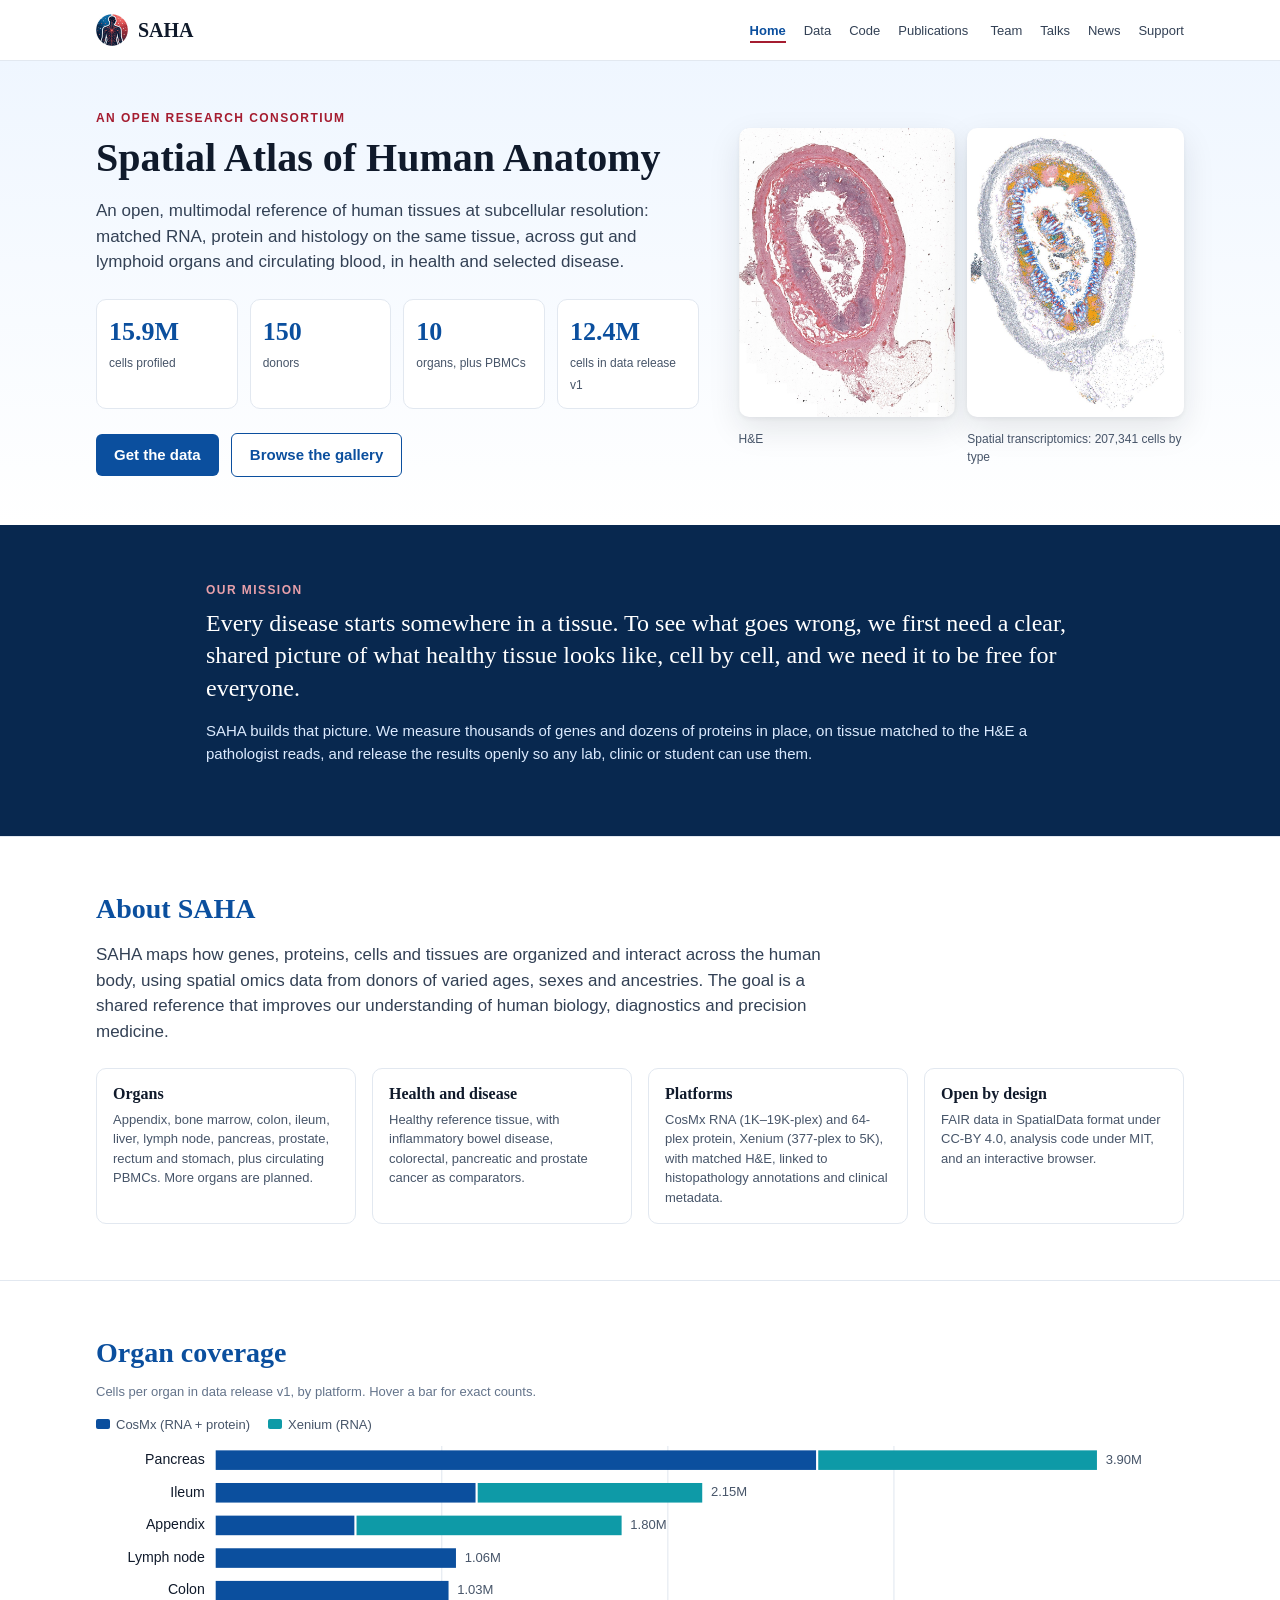
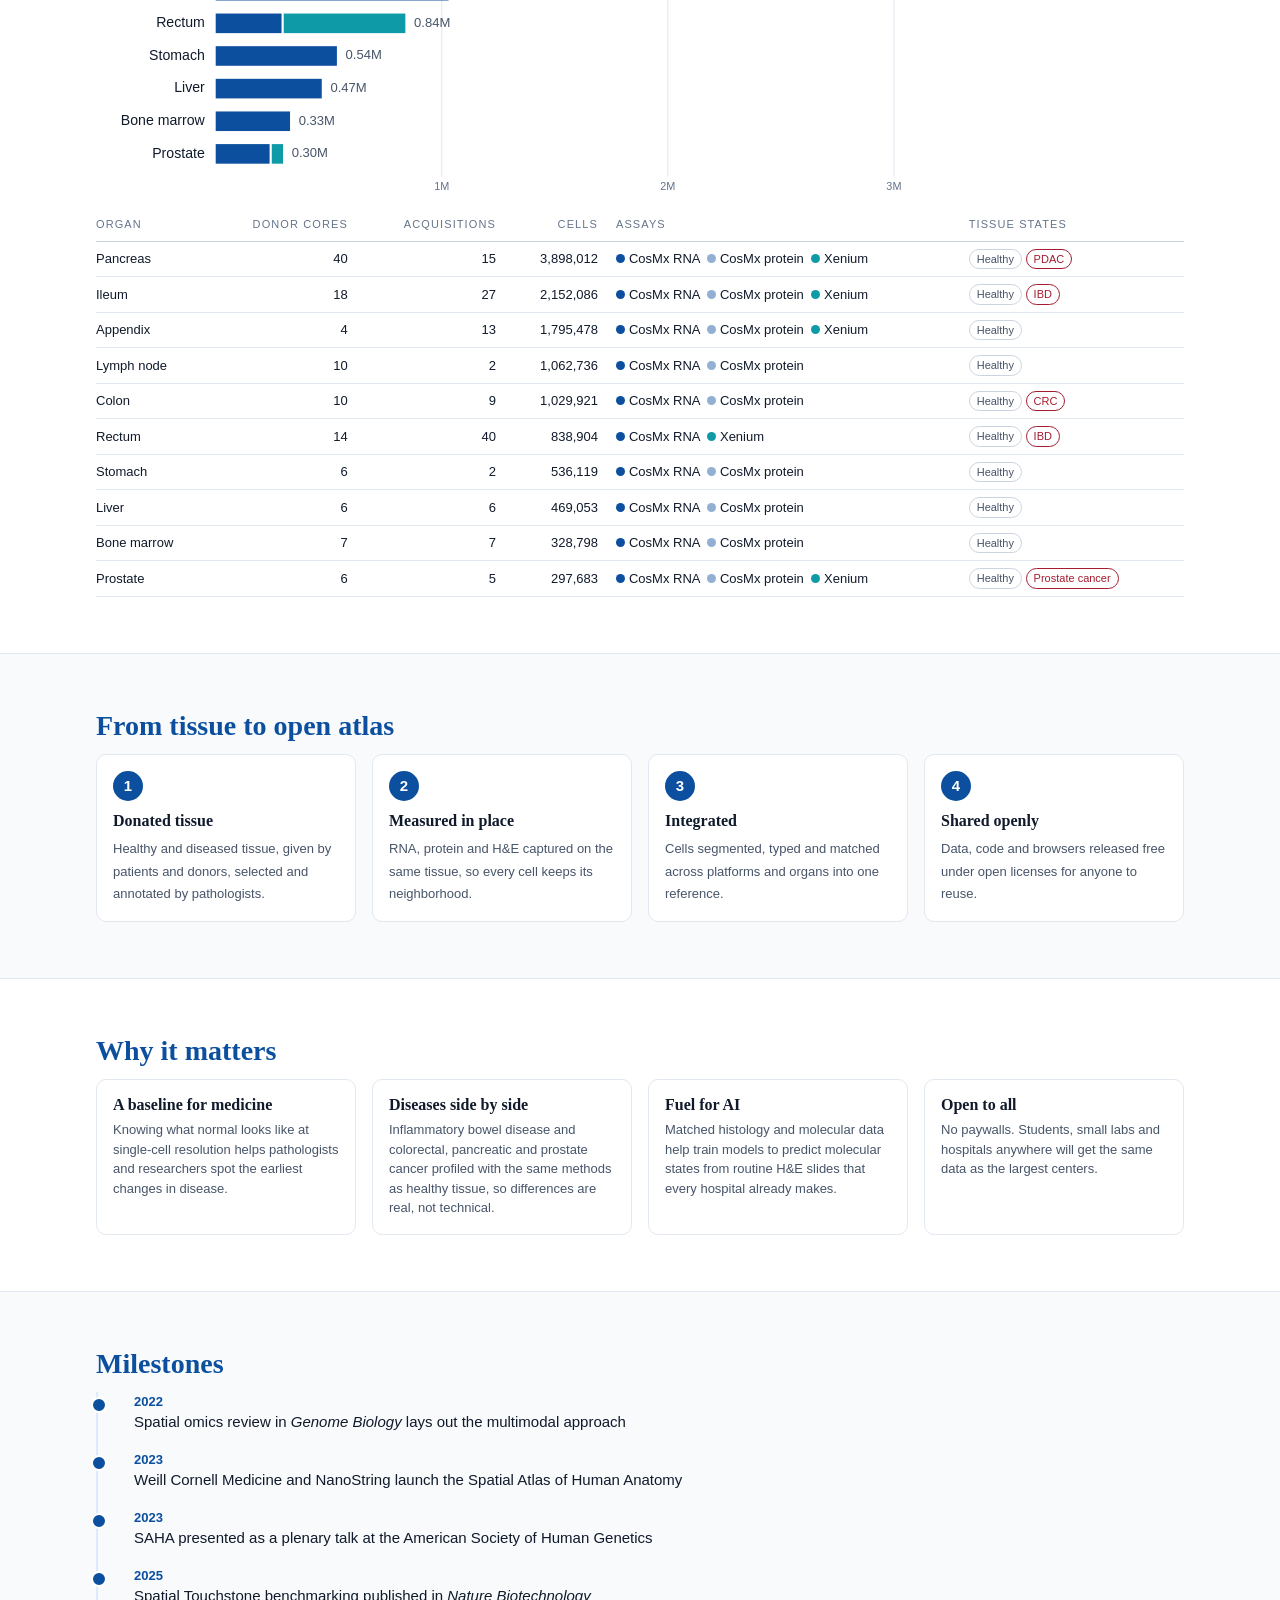
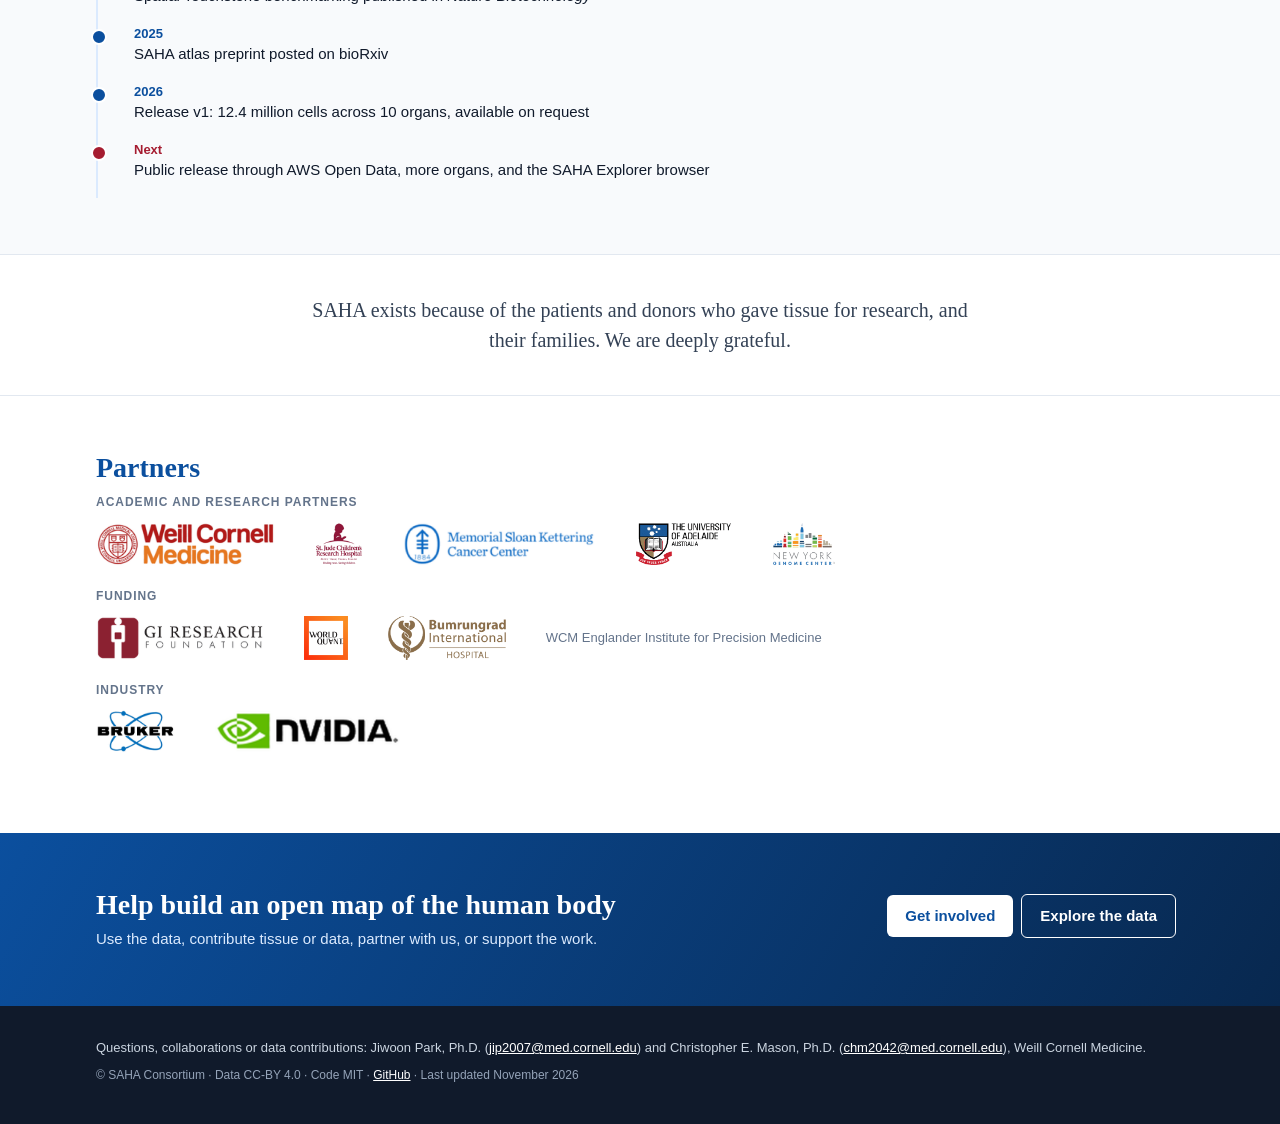
<file: index.html>
<!doctype html>
<html lang="en">
<head>
<meta charset="utf-8">
<meta name="viewport" content="width=device-width,initial-scale=1">
<title>SAHA — Spatial Atlas of Human Anatomy</title>
<meta name="description" content="The Spatial Atlas of Human Anatomy (SAHA): an open, multimodal, subcellular-resolution spatial reference of human tissues — CosMx and Xenium RNA, protein and H&amp;E across 10 organs and PBMCs.">
<link rel="canonical" href="https://saha-project.org/">
<meta property="og:type" content="website">
<meta property="og:site_name" content="SAHA">
<meta property="og:title" content="SAHA — Spatial Atlas of Human Anatomy">
<meta property="og:description" content="An open, multimodal, subcellular-resolution spatial reference of human tissues: RNA, protein and H&amp;E across 10 organs and PBMCs.">
<meta property="og:url" content="https://saha-project.org/">
<meta property="og:image" content="https://saha-project.org/assets/img/atlas_umap.jpg">
<meta name="twitter:card" content="summary_large_image">
<link rel="icon" href="assets/img/saha_emblem_64.png" type="image/png">
<link rel="apple-touch-icon" href="assets/img/apple-touch-icon.png">
<link rel="stylesheet" href="assets/tokens.css?v=7">
<link rel="stylesheet" href="assets/style.css?v=7">
</head>
<body>

<header><div class="wrap">
  <a class="brand" href="#home"><img src="assets/img/saha_emblem_64.png" width="32" height="32" alt="">SAHA</a>
  <nav>
    <a href="#home">Home</a><a href="#data">Data</a><a href="#code">Code</a><a href="#publications">Publications</a>
    <a href="#team">Team</a><a href="#talks">Talks</a><a href="#news">News</a><a href="#support">Support</a>
  </nav>
</div></header>

<main>
<!-- ============ HOME ============ -->
<div class="page" id="home">
  <section class="hero"><div class="wrap">
    <div>
      <p class="eyebrow">An open research consortium</p>
      <h1>Spatial Atlas of Human Anatomy</h1>
      <p class="lead">An open, multimodal reference of human tissues at subcellular resolution: matched RNA, protein and
        histology on the same tissue, across gut and lymphoid organs and circulating blood, in health and selected disease.</p>
      <div class="stats">
        <div class="stat"><b>15.9M</b><span>cells profiled</span></div>
        <div class="stat"><b>150</b><span>donors</span></div>
        <div class="stat"><b>10</b><span>organs, plus PBMCs</span></div>
        <div class="stat"><b>12.4M</b><span>cells in data release v1</span></div>
      </div>
      <a class="btn" href="#data">Get the data</a>
      <a class="btn ghost" href="/saha-data-access/gallery/">Browse the gallery</a>
    </div>
    <figure class="pair">
      <div><img src="assets/img/hero_he.jpg" width="793" height="1100" alt="H&amp;E of a human appendix section"><figcaption>H&amp;E</figcaption></div>
      <div><img src="assets/img/hero_cells.jpg" width="845" height="1127" alt="The same section, 207,341 cells colored by cell type from in situ RNA"><figcaption>Spatial transcriptomics: 207,341 cells by type</figcaption></div>
    </figure>
  </div></section>

  <section class="mission"><div class="wrap">
    <div>
      <p class="eyebrow">Our mission</p>
      <p class="quote">Every disease starts somewhere in a tissue. To see what goes wrong, we first need a clear,
        shared picture of what healthy tissue looks like, cell by cell, and we need it to be free for everyone.</p>
      <p>SAHA builds that picture. We measure thousands of genes and dozens of proteins in place, on tissue
        matched to the H&amp;E a pathologist reads, and release the results openly so any lab, clinic or student can use them.</p>
    </div>
  </div></section>

  <section><div class="wrap">
    <h2>About SAHA</h2>
    <p class="lead">SAHA maps how genes, proteins, cells and tissues are organized and interact across the human body,
      using spatial omics data from donors of varied ages, sexes and ancestries. The goal is a shared reference that
      improves our understanding of human biology, diagnostics and precision medicine.</p>
    <div class="grid" style="margin-top:24px">
      <div class="card"><h3>Organs</h3><p>Appendix, bone marrow, colon, ileum, liver, lymph node, pancreas, prostate,
        rectum and stomach, plus circulating PBMCs. More organs are planned.</p></div>
      <div class="card"><h3>Health and disease</h3><p>Healthy reference tissue, with inflammatory bowel disease,
        colorectal, pancreatic and prostate cancer as comparators.</p></div>
      <div class="card"><h3>Platforms</h3><p>CosMx RNA (1K–19K-plex) and 64-plex protein, Xenium (377-plex to 5K), with
        matched H&amp;E, linked to histopathology annotations and clinical metadata.</p></div>
      <div class="card"><h3>Open by design</h3><p>FAIR data in SpatialData format under CC-BY 4.0, analysis code under MIT,
        and an interactive browser.</p></div>
    </div>
  </div></section>

  <section id="coverage"><div class="wrap">
    <h2>Organ coverage</h2>
    <p class="muted">Cells per organ in data release v1, by platform. Hover a bar for exact counts.</p>
    <div class="legend"><span><i style="background:var(--primary)"></i>CosMx (RNA + protein)</span>
      <span><i style="background:var(--teal)"></i>Xenium (RNA)</span></div>
    <div id="organChart"></div><div class="tip" id="tip" hidden></div>
    <div class="tablewrap"><table>
      <thead><tr><th>Organ</th><th class="n">Donor cores</th><th class="n">Acquisitions</th><th class="n">Cells</th><th>Assays</th><th>Tissue states</th></tr></thead>
      <tbody id="organTable"></tbody></table></div>
  </div></section>

  <section class="soft"><div class="wrap">
    <h2>From tissue to open atlas</h2>
    <ol class="steps">
      <li><b>Donated tissue</b><span>Healthy and diseased tissue, given by patients and donors, selected and
        annotated by pathologists.</span></li>
      <li><b>Measured in place</b><span>RNA, protein and H&amp;E captured on the same tissue, so every cell keeps its
        neighborhood.</span></li>
      <li><b>Integrated</b><span>Cells segmented, typed and matched across platforms and organs into one reference.</span></li>
      <li><b>Shared openly</b><span>Data, code and browsers released free under open licenses for anyone to reuse.</span></li>
    </ol>
  </div></section>

  <section><div class="wrap">
    <h2>Why it matters</h2>
    <div class="grid">
      <div class="card"><h3>A baseline for medicine</h3><p>Knowing what normal looks like at single-cell resolution helps
        pathologists and researchers spot the earliest changes in disease.</p></div>
      <div class="card"><h3>Diseases side by side</h3><p>Inflammatory bowel disease and colorectal, pancreatic and prostate
        cancer profiled with the same methods as healthy tissue, so differences are real, not technical.</p></div>
      <div class="card"><h3>Fuel for AI</h3><p>Matched histology and molecular data help train models to predict molecular
        states from routine H&amp;E slides that every hospital already makes.</p></div>
      <div class="card"><h3>Open to all</h3><p>No paywalls. Students, small labs and hospitals anywhere will get the same
        data as the largest centers.</p></div>
    </div>
  </div></section>

  <section class="soft"><div class="wrap">
    <h2>Milestones</h2>
    <ol class="timeline">
      <li><time>2022</time>Spatial omics review in <i>Genome Biology</i> lays out the multimodal approach</li>
      <li><time>2023</time>Weill Cornell Medicine and NanoString launch the Spatial Atlas of Human Anatomy</li>
      <li><time>2023</time>SAHA presented as a plenary talk at the American Society of Human Genetics</li>
      <li><time>2025</time>Spatial Touchstone benchmarking published in <i>Nature Biotechnology</i></li>
      <li><time>2025</time>SAHA atlas preprint posted on bioRxiv</li>
      <li><time>2026</time>Release v1: 12.4 million cells across 10 organs, available on request</li>
      <li class="next"><time>Next</time>Public release through AWS Open Data, more organs, and the SAHA Explorer browser</li>
    </ol>
  </div></section>

  <section class="thanks"><div class="wrap">
    <p>SAHA exists because of the patients and donors who gave tissue for research, and their families.
      We are deeply grateful.</p>
  </div></section>

  <section id="partners"><div class="wrap">
    <h2>Partners</h2>
    <div class="logo-group"><h3>Academic and research partners</h3><div class="logos">
      <img src="assets/img/logos/Logo_WCM.png" loading="lazy" alt="Weill Cornell Medicine">
      <img src="assets/img/logos/Logo_StJude.png" loading="lazy" alt="St. Jude Children's Research Hospital">
      <img src="assets/img/logos/Logo_MSKCC.png" loading="lazy" alt="Memorial Sloan Kettering Cancer Center">
      <img src="assets/img/logos/Logo_Adelaide.png" loading="lazy" alt="The University of Adelaide">
      <img src="assets/img/logos/Logo_NYGC.png" loading="lazy" alt="New York Genome Center">
    </div></div>
    <div class="logo-group"><h3>Funding</h3><div class="logos">
      <img src="assets/img/logos/Logo_Funding_GIRF.png" loading="lazy" alt="GI Research Foundation">
      <img src="assets/img/logos/Logo_Funding_Worldquant.png" loading="lazy" alt="WorldQuant Foundry">
      <img src="assets/img/logos/Logo_Funding_BIH.png" loading="lazy" alt="Bumrungrad International Hospital">
      <span class="muted">WCM Englander Institute for Precision Medicine</span>
    </div></div>
    <div class="logo-group"><h3>Industry</h3><div class="logos">
      <img src="assets/img/logos/Logo_Bruker.png" loading="lazy" alt="Bruker Spatial Biology">
      <img src="assets/img/logos/Logo_NVIDIA.png" loading="lazy" alt="NVIDIA">
    </div></div>
  </div></section>
</div>

<!-- ============ DATA ============ -->
<div class="page" id="data"><section><div class="wrap">
  <h1 class="tab-title" tabindex="-1">Data</h1>
  <div class="split">
    <div>
      <p><b>Release v1</b>: 126 acquisitions, 12.4 million cells, 10 organs, as SpatialData (zarr v3) objects with
        full-resolution morphology images, cell segmentation, annotated count and intensity matrices, donor-core
        assignments and registered H&amp;E. CC-BY 4.0.</p>
      <p><a class="btn" href="/saha-data-access/gallery/">Object gallery</a>
         <a class="btn ghost" href="mailto:jip2007@med.cornell.edu,chm2042@med.cornell.edu?subject=SAHA%20data%20access%20request">Request data access</a></p>
      <p class="muted">Public download through the AWS Open Data Program and Zenodo opens at publication; until then,
        request access and we will send instructions. A PBMC cohort is held back from this release and will be shared under controlled access once consent terms are in place.</p>
      <h3 style="margin-top:28px">Interactive browsers</h3>
      <div class="grid">
        <a class="card" href="https://saha.bioturing.com/talk2data/?version_id=saha"><h3>BioTuring Talk2Data</h3>
          <p>Browse samples, cell types and gene expression. Free login required; reload the link after signing in.</p></a>
        <div class="card"><h3>SAHA Explorer <span class="badge">coming soon</span></h3>
          <p>Our own deep-zoom browser for H&amp;E, protein and RNA layers on the same tissue.</p></div>
      </div>
    </div>
    <img src="assets/img/atlas_umap.jpg" width="1400" height="1129" loading="lazy" alt="Joint UMAP of the SAHA CosMx RNA reference colored by cell type">
  </div>
</div></section></div>

<!-- ============ CODE ============ -->
<div class="page" id="code"><section><div class="wrap">
  <h1 class="tab-title" tabindex="-1">Code and tools</h1>
  <a class="card wide" href="https://github.com/saha-project"><h3>SAHA on GitHub — github.com/saha-project</h3>
    <p>All SAHA repositories: paper code, data tooling, integration and phenotyping pipelines.</p></a>
  <div class="grid" style="margin-top:16px">
    <a class="card" href="https://github.com/saha-project/saha-2026-pub"><h3>saha-2026-pub</h3><p>Analysis code for the atlas paper, by figure, with environment files.</p></a>
    <a class="card" href="https://github.com/saha-project/saha-data-access"><h3>saha-data-access</h3><p>Data schemas, metadata tables, build and validation scripts, access documentation.</p></a>
    <a class="card" href="https://github.com/saha-project/saha-maxfuse"><h3>saha-maxfuse</h3><p>RNA–protein cell matching and integration (MaxFuse).</p></a>
    <a class="card" href="https://github.com/saha-project/saha-scimap"><h3>saha-scimap</h3><p>Protein marker gating and phenotyping (SCIMAP).</p></a>
    <a class="card" href="https://github.com/rendeirolab/LazySlide"><h3>LazySlide</h3><p>Whole-slide H&amp;E analysis used for SAHA histology (Rendeiro lab, CeMM).</p></a>
    <a class="card" href="https://spatialtouchstone.org/"><h3>Spatial Touchstone</h3><p>Cross-platform quality metrics and benchmarking for imaging spatial transcriptomics (Nature Biotechnology 2025).</p></a>
  </div>
</div></section></div>

<!-- ============ PUBLICATIONS ============ -->
<div class="page" id="publications"><section><div class="wrap">
  <h1 class="tab-title" tabindex="-1">Publications</h1>
  <ul class="list">
    <li><a href="https://doi.org/10.1101/2025.06.16.658716">The Spatial Atlas of Human Anatomy (SAHA): A Multimodal Subcellular-Resolution Reference Across Human Organs</a>
      <small>Park J, De Gregorio R, Hissong E, et al. bioRxiv 2025 · preprint</small></li>
    <li><a href="https://www.nature.com/articles/s41587-025-02811-9">Standardized metrics for assessment and reproducibility of imaging-based spatial transcriptomics datasets</a>
      <small>Plummer J, Dezem F, Cook D, Park J, et al. Nature Biotechnology 2025 · Spatial Touchstone</small></li>
    <li><a href="https://doi.org/10.1186/s13059-022-02824-6">Spatial omics technologies at multimodal and single cell/subcellular level</a>
      <small>Park J, et al. Genome Biology 2022</small></li>
  </ul>
  <h3 style="margin-top:28px">How to cite</h3>
  <p>If you use SAHA data or code, please cite:</p>
  <pre class="cite">Park J, De Gregorio R, Hissong E, et al. The Spatial Atlas of Human Anatomy (SAHA): A Multimodal
Subcellular-Resolution Reference Across Human Organs. bioRxiv (2025). doi:10.1101/2025.06.16.658716</pre>
  <p class="muted">We will update this to the journal version on publication.</p>
</div></section></div>

<!-- ============ TEAM ============ -->
<div class="page" id="team"><section><div class="wrap">
  <h1 class="tab-title" tabindex="-1">Team</h1>
  <p class="lead">An interdisciplinary collaboration across academia and industry: tissue scientists and
    pathologists, spatial technology developers, and computational biologists.</p>
  <!-- Photos: put a square image in assets/img/team/ and replace the initials <span> with <img src="assets/img/team/NAME.jpg" alt=""> -->
  <h3 class="year">Weill Cornell Medicine</h3>
  <div class="people">
    <div><span class="ph">CM</span><b>Christopher E. Mason, Ph.D.</b></div>
    <div><span class="ph">JP</span><b>Jiwoon Park, Ph.D.</b></div>
    <div><span class="ph">SH</span><b>Shauna L. Houlihan, Ph.D.</b></div>
    <div><span class="ph">AA</span><b>Alicia Alonso, Ph.D.</b></div>
    <div><span class="ph">RD</span><b>Roberto De Gregorio, Ph.D.</b></div>
  </div>
  <h3 class="year">Pathology and clinical experts</h3>
  <div class="people">
    <div><span class="ph">EH</span><b>Erika Hissong, M.D.</b><small>Pathology and Laboratory Medicine, Weill Cornell Medicine</small></div>
    <div><span class="ph">SP</span><b>Sanjay Patel, M.D.</b><small>Pathology and Laboratory Medicine, Weill Cornell Medicine</small></div>
    <div><span class="ph">BR</span><b>Brian Robinson, M.D.</b><small>Pathology and Laboratory Medicine, Weill Cornell Medicine</small></div>
    <div><span class="ph">RC</span><b>Rohit Chandwani, M.D., Ph.D.</b><small>Weill Cornell Medicine</small></div>
  </div>
  <h3 class="year">Collaborators</h3>
  <div class="people">
    <div><span class="ph">JP</span><b>Jasmine Plummer, Ph.D.</b><small>St. Jude Children's Research Hospital</small></div>
    <div><span class="ph">AR</span><b>André F. Rendeiro, Ph.D.</b><small>CeMM Research Center for Molecular Medicine</small></div>
    <div><span class="ph">LM</span><b>Luciano Martelotto, Ph.D.</b><small>Waters Biosciences (previously University of Adelaide)</small></div>
    <div><span class="ph">PD</span><b>Parambir S. Dulai, M.D.</b><small>Northwestern University</small></div>
  </div>
  <h3 class="year">Industry</h3>
  <div class="people">
    <div><span class="ph">JB</span><b>Joseph Beechem, Ph.D.</b><small>Bruker Spatial Biology</small></div>
    <div><span class="ph">EM</span><b>Evelyn Metzger, Ph.D.</b><small>Bruker Spatial Biology</small></div>
    <div><span class="ph">GV</span><b>George Vacek, Ph.D.</b><small>NVIDIA</small></div>
  </div>
  <details><summary>Preprint author list (52)</summary>
    <p class="authors">Jiwoon Park · Roberto De Gregorio · Erika Hissong · Elif Ozcelik · Nicholas Bartelo · Felipe Segato Dezem ·
      Luke Zhang · Maycon Marção · Hannah DuBose · Yimin Zheng · Ernesto Abila · Junbum Kim ·
      Theodore Nelson · Jacqueline Proszynski · Akua A. Agyemang · Mohith Reddy Arikatla · Arjumand Wani · Yutian Liu ·
      Evelyn Metzger · Stefan Rogers · Prajan Divakar · Parambir S. Dulai · Jason Reeves · Yan Liang ·
      Liuliu Pan · Sayani Bhattacharjee · Michael Patrick · Kimberly Young · Ashley Heck · Mithra Korukonda ·
      Dan McGuire · Lidan Wu · Aster Wardhani · Joseph Beechem · George Church · Steven M Lipkin ·
      Aaron Berliner · Sanjay Patel · Fabio Socciarelli · Jan Krumsiek · Rohit Chandwani · Sebastien Monette ·
      Brian Robinson · Massimo Loda · Olivier Elemento · Luciano Martelotto · Jasmine Plummer · André F. Rendeiro ·
      Alicia Alonso · Robert E. Schwartz · Shauna Lee Houlihan · Christopher E. Mason</p>
  </details>
</div></section></div>

<!-- ============ TALKS ============ -->
<div class="page" id="talks"><section><div class="wrap">
  <h1 class="tab-title" tabindex="-1">Presentations</h1>
  <p class="muted">Spatial-omics talks and posters on SAHA and related work.</p>
  <h3 class="year">2026</h3>
  <ul class="list">
    <li>Multi-Omics 2026<small>Invited speaker · Brisbane, December 2026 (upcoming)</small></li>
    <li>BIOINFO / GIW ISCB-Asia 2026<small>Invited speaker · November 19, 2026 (upcoming)</small></li>
    <li>Australasian Genomic Technologies Association (AGTA) Annual Scientific Conference<small>Invited speaker</small></li>
    <li>STOC General Meeting: The Future of Spatial Biology<small>Invited speaker</small></li>
    <li>Gordon Research Seminar, Single-Cell Genomics: AI and Machine Learning for Single-Cell and Spatial Omics<small>Invited speaker</small></li>
    <li>Nextgen Omics, Spatial &amp; Data US<small>Invited speaker</small></li>
    <li>DDN Symposium: The Rise of Spatial Omics<small>Invited speaker</small></li>
    <li>AGBT General Meeting<small>Abstract-selected speaker</small></li>
  </ul>
  <h3 class="year">2025</h3>
  <ul class="list">
    <li>EMBL Conference: Spatial Biology<small>Invited speaker</small></li>
    <li>Human Proteome Organization (HUPO) World Congress<small>Abstract-selected speaker</small></li>
    <li>American Society of Human Genetics<small>Lightning talk</small></li>
    <li>American Spatial Biology Congress<small>Invited speaker</small></li>
    <li>National Society for Histotechnology Convention<small>Keynote</small></li>
    <li>15th International Workshop on Advanced Genomics<small>Invited speaker</small></li>
    <li>Complete Molecular Measurement of Human Cells, Organs, and States<small>GIST Digital Biology Symposium · invited speaker</small></li>
    <li>Single-Cell, Multi-Omics Spatial Profiling and Commercial Human Spaceflight<small>NASA Horizons in Biosciences &amp; Informatics Seminar Series · invited speaker</small></li>
    <li>The Spatial Atlas of Human Anatomy (SAHA): Comprehensive Multi-Omics Spatial Mapping of Human Organ Systems to Improve Precision Medicine<small>AGBT General Meeting · poster</small></li>
  </ul>
  <h3 class="year">2024</h3>
  <ul class="list">
    <li>The SAHA project: Unveiling cellular landscapes of health and diseases and orchestrating a new paradigm in precision medicine<small>American Society of Human Genetics · platform talk</small></li>
    <li>WCM–NVIDIA AI in Medicine Symposium<small>Session speaker</small></li>
    <li>Mapping Health and Disease on Earth and Beyond<small>Precision Medicine Leaders' Summit, Advances in Single Cell &amp; Spatial Biology · invited speaker</small></li>
    <li>Mapping Health and Disease on Earth and Beyond: SAHA &amp; Space Omics and Medicine Atlas (SOMA)<small>BioTrac Spatial Biology meeting · invited speaker</small></li>
    <li>Mapping Health and Disease on Earth and Beyond: SAHA &amp; SOMA<small>Future of Omics Conference · invited speaker</small></li>
    <li>Mapping Health and Disease on Earth and Beyond: SAHA and SOMA<small>Young Scientists Forum for Korea–US Space Medicine Research · invited speaker</small></li>
    <li>SAHA project: multiscale spatial insights into lung cancer and diseases<small>University of Cambridge Lung Cancer Workshop · invited speaker</small></li>
    <li>Mapping Health and Disease on Earth and Beyond: SAHA and SOMA<small>University of Pennsylvania Spatial Biology New Methods Showcase · invited speaker</small></li>
    <li><a href="https://web.archive.org/web/20240716025125/https://www.agbt.org/wp-content/uploads/2024/01/GM-24-Draft-Agenda-LZ.pdf">The SAHA project: unveiling cellular landscapes and orchestrating a new paradigm in precision medicine</a><small>AGBT General Meeting · abstract-selected speaker</small></li>
    <li><a href="https://aacrjournals.org/cancerres/article/84/6_Supplement/4900/738417/Abstract-4900-Spatial-Atlas-of-Human-Anatomy-SAHA">SAHA: A Subcellular, Multiscale Spatial Odyssey of Immune and Gastrointestinal Tissues &amp; Tumors</a><small>AACR Annual Meeting · poster</small></li>
  </ul>
  <h3 class="year">2023</h3>
  <ul class="list">
    <li>The Spatial Atlas of Human Anatomy (SAHA) Project<small>Spatial Biology Congress Asia · invited speaker and panelist</small></li>
    <li><a href="https://nanostring.com/events/ashg-2023/">The Spatial Atlas of Human Anatomy: A High-content Spatial Map of the Human Body</a><small>American Society of Human Genetics · plenary (abstract-selected)</small></li>
    <li>The SAHA Project: A High-content Spatial Map of the Human Body<small>ISMB/ECCB · poster</small></li>
    <li>Spatial omics and multi-omics integration<small>Bumrungrad International Hospital Genetics Seminar Series · invited speaker</small></li>
  </ul>
  <h3 class="year">2022</h3>
  <ul class="list">
    <li>Global Engage Spatial Biology Congress Europe<small>Invited speaker</small></li>
    <li>Experimental Biology: Digital Spatial Profiling — Transcriptomics and Proteomics<small>Invited speaker</small></li>
  </ul>
</div></section></div>

<!-- ============ NEWS ============ -->
<div class="page" id="news"><section><div class="wrap">
  <h1 class="tab-title" tabindex="-1">News</h1>
  <ul class="list">
    <li>SAHA release v1 data available on request<small>Oct 2026 · 126 acquisitions, 12.4M cells, 10 organs</small></li>
    <li>SAHA preprint posted on bioRxiv<small>Jun 2025 · <a href="https://doi.org/10.1101/2025.06.16.658716">read the preprint</a></small></li>
    <li>Bruker Spatial Biology to announce advances at AGBT 2025<small>Feb 2025</small></li>
    <li>NanoString launches the CosMx 6,000-plex RNA assay<small>Feb 2024</small></li>
    <li>Weill Cornell Medicine and NanoString collaborate to create a comprehensive Spatial Atlas of Human Anatomy<small>Feb 2023</small></li>
  </ul>
</div></section></div>

<!-- ============ SUPPORT ============ -->
<div class="page" id="support"><section><div class="wrap">
  <h1 class="tab-title" tabindex="-1">Support SAHA</h1>
  <p class="lead">SAHA is an open resource built by many partners. There are several ways to help it grow.</p>
  <div class="grid" style="margin-top:24px">
    <a class="card" href="https://github.com/saha-project/saha-data-access/blob/main/docs/CONTRIBUTING.md"><h3>Contribute data</h3>
      <p>Institutions with spatial omics data on human tissue can join the atlas. See the submission guide.</p></a>
    <a class="card" href="mailto:jip2007@med.cornell.edu?subject=SAHA%20partnership"><h3>Partner with us</h3>
      <p>Technology, pharma and academic partners: co-develop panels, benchmarks and analysis tools.</p></a>
    <a class="card" href="mailto:chm2042@med.cornell.edu?subject=Supporting%20SAHA"><h3>Fund the atlas</h3>
      <p>Philanthropic and foundation support sustains open data hosting, new organs and community tools.</p></a>
    <a class="card" href="https://github.com/saha-project"><h3>Use and cite</h3>
      <p>Build on the data and code, report issues, and cite the preprint when you do.</p></a>
  </div>
</div></section>

<section class="soft"><div class="wrap">
  <h2>What your support makes possible</h2>
  <div class="grid">
    <div class="card"><h3>Free, long-term data hosting</h3><p>Keeping terabytes of images and cell data online and
      downloadable at no cost to users.</p></div>
    <div class="card"><h3>New organs and donors</h3><p>Extending the atlas to more tissues and a wider range of ages,
      sexes and ancestries.</p></div>
    <div class="card"><h3>Training and outreach</h3><p>Workshops, tutorials and early access for students and labs new
      to spatial biology.</p></div>
    <div class="card"><h3>Community tools</h3><p>Open browsers and analysis software that anyone can use and improve.</p></div>
  </div>
  <div class="give">
    <div><h3>Make a gift</h3><p>Gifts from individuals, foundations and companies directly fund open data and new tissue.
      Contact us and we will help you give in the way that suits you.</p></div>
    <a class="btn" href="mailto:chm2042@med.cornell.edu,jip2007@med.cornell.edu?subject=Gift%20to%20SAHA">Talk to us about giving</a>
  </div>
</div></section>

<section><div class="wrap">
  <h2>Frequently asked questions</h2>
  <details><summary>Is SAHA data free to use?</summary><p>Yes. Data are released under CC-BY 4.0 and code under MIT:
    reuse them for any purpose, with attribution.</p></details>
  <details><summary>When will the data be publicly downloadable?</summary><p>Release v1 is available now on request.
    Public download through the AWS Open Data Program and Zenodo will open when the atlas paper is published. Until then,
    <a href="#data">request access</a>.</p></details>
  <details><summary>Can my institution contribute data?</summary><p>Yes. We welcome spatial omics data on human tissue.
    See the <a href="https://github.com/saha-project/saha-data-access/blob/main/docs/CONTRIBUTING.md">submission guide</a>
    or write to us.</p></details>
  <details><summary>How is donor privacy protected?</summary><p>Released data are de-identified under the ethics approvals and data-use terms of each
    contributing institution. Data with additional consent requirements are shared only under controlled access.</p></details>
</div></section></div>

</main>

<section class="cta"><div class="wrap">
  <div><h2>Help build an open map of the human body</h2>
    <p>Use the data, contribute tissue or data, partner with us, or support the work.</p></div>
  <div><a class="btn light" href="#support">Get involved</a><a class="btn ghost" href="#data">Explore the data</a></div>
</div></section>

<footer id="contact"><div class="wrap">
  <p>Questions, collaborations or data contributions: Jiwoon Park, Ph.D.
    (<a href="mailto:jip2007@med.cornell.edu">jip2007@med.cornell.edu</a>) and Christopher E. Mason, Ph.D.
    (<a href="mailto:chm2042@med.cornell.edu">chm2042@med.cornell.edu</a>), Weill Cornell Medicine.</p>
  <p class="fine">© SAHA Consortium · Data CC-BY 4.0 · Code MIT ·
  <a href="https://github.com/saha-project">GitHub</a> · Last updated November 2026</p>
</div></footer>

<script>
// One tab visible at a time, chosen by the URL hash (#data, #team, ...); default Home.
function show(){
  const id=(location.hash||'#home').slice(1);
  const page=document.getElementById(id)?.closest('.page')||document.getElementById('home');
  for(const p of document.querySelectorAll('.page'))p.hidden=p!==page;
  for(const a of document.querySelectorAll('nav a'))a.classList.toggle('on',a.getAttribute('href')==='#'+page.id);
  if(page.id===id)requestAnimationFrame(()=>window.scrollTo(0,0));
  if(location.hash&&page.id===id)page.querySelector('h1')?.focus({preventScroll:true});
}
addEventListener('hashchange',show);show();

// Organ coverage, release v1 (samples.parquet). Update these rows when the release changes.
(function(){
  const organs=[
    {o:'Pancreas',cosmx:2655620,xenium:1242392,cores:40,acq:15,a:'cx pr xe',st:'Healthy,PDAC'},
    {o:'Ileum',cosmx:1149326,xenium:1002760,cores:18,acq:27,a:'cx pr xe',st:'Healthy,IBD'},
    {o:'Appendix',cosmx:613345,xenium:1182133,cores:4,acq:13,a:'cx pr xe',st:'Healthy'},
    {o:'Lymph node',cosmx:1062736,xenium:0,cores:10,acq:2,a:'cx pr',st:'Healthy'},
    {o:'Colon',cosmx:1029921,xenium:0,cores:10,acq:9,a:'cx pr',st:'Healthy,CRC'},
    {o:'Rectum',cosmx:291245,xenium:547659,cores:14,acq:40,a:'cx xe',st:'Healthy,IBD'},
    {o:'Stomach',cosmx:536119,xenium:0,cores:6,acq:2,a:'cx pr',st:'Healthy'},
    {o:'Liver',cosmx:469053,xenium:0,cores:6,acq:6,a:'cx pr',st:'Healthy'},
    {o:'Bone marrow',cosmx:328798,xenium:0,cores:7,acq:7,a:'cx pr',st:'Healthy'},
    {o:'Prostate',cosmx:238413,xenium:59270,cores:6,acq:5,a:'cx pr xe',st:'Healthy,Prostate cancer'}];
  const fmt=n=>n.toLocaleString('en-US'), M=n=>(n/1e6).toFixed(2)+'M';
  const W=1000,row=30,lab=110,val=80,H=organs.length*row+18,max=Math.max(...organs.map(d=>d.cosmx+d.xenium)),pw=W-lab-val;
  let s=`<svg viewBox="0 0 ${W} ${H}" role="img" aria-label="Bar chart of cells per organ in release v1, CosMx and Xenium; the same counts are in the table below">`;
  for(let g=1e6;g<=max;g+=1e6){const x=lab+g/max*pw;s+=`<line x1="${x}" x2="${x}" y1="0" y2="${H-14}" stroke="var(--slate-200)"/><text x="${x}" y="${H-2}" font-size="10" fill="var(--slate-500)" text-anchor="middle">${g/1e6}M</text>`}
  organs.forEach((d,i)=>{const y=i*row+4,h=row-12,w1=d.cosmx/max*pw,w2=d.xenium/max*pw;
    s+=`<text x="${lab-10}" y="${y+h/2}" font-size="13" text-anchor="end" dominant-baseline="middle" fill="var(--ink)">${d.o}</text>`;
    s+=`<rect class="bar" data-i="${i}" data-k="CosMx" x="${lab}" y="${y}" width="${w1}" height="${h}" fill="var(--primary)"/>`;
    if(d.xenium)s+=`<rect class="bar" data-i="${i}" data-k="Xenium" x="${lab+w1+2}" y="${y}" width="${Math.max(w2-2,0)}" height="${h}" fill="var(--teal)"/>`;
    s+=`<text x="${lab+w1+w2+8}" y="${y+h/2}" font-size="12" dominant-baseline="middle" fill="var(--slate-600)">${M(d.cosmx+d.xenium)}</text>`});
  const c=document.getElementById('organChart');c.innerHTML=s+'</svg>';
  const tip=document.getElementById('tip');
  c.addEventListener('mousemove',e=>{const r=e.target.closest('.bar');if(!r){tip.hidden=true;return}
    const d=organs[+r.dataset.i],v=r.dataset.k==='CosMx'?d.cosmx:d.xenium;
    tip.innerHTML=`<b>${d.o}</b> · ${r.dataset.k}<br>${fmt(v)} cells`;tip.hidden=false;tip.style.left=e.clientX+14+'px';tip.style.top=e.clientY+14+'px'});
  c.addEventListener('mouseleave',()=>tip.hidden=true);
  const an={cx:'CosMx RNA',pr:'CosMx protein',xe:'Xenium'};
  document.getElementById('organTable').innerHTML=organs.map(d=>`<tr><td>${d.o}</td><td class="n">${d.cores}</td><td class="n">${d.acq}</td><td class="n">${fmt(d.cosmx+d.xenium)}</td>
    <td>${d.a.split(' ').map(k=>`<span class="dot ${k}"></span>${an[k]}`).join(' &nbsp;')}</td>
    <td>${d.st.split(',').map(t=>`<span class="state${t==='Healthy'?'':' dz'}">${t}</span>`).join(' ')}</td></tr>`).join('');
})();
</script>
</body>
</html>
</file>
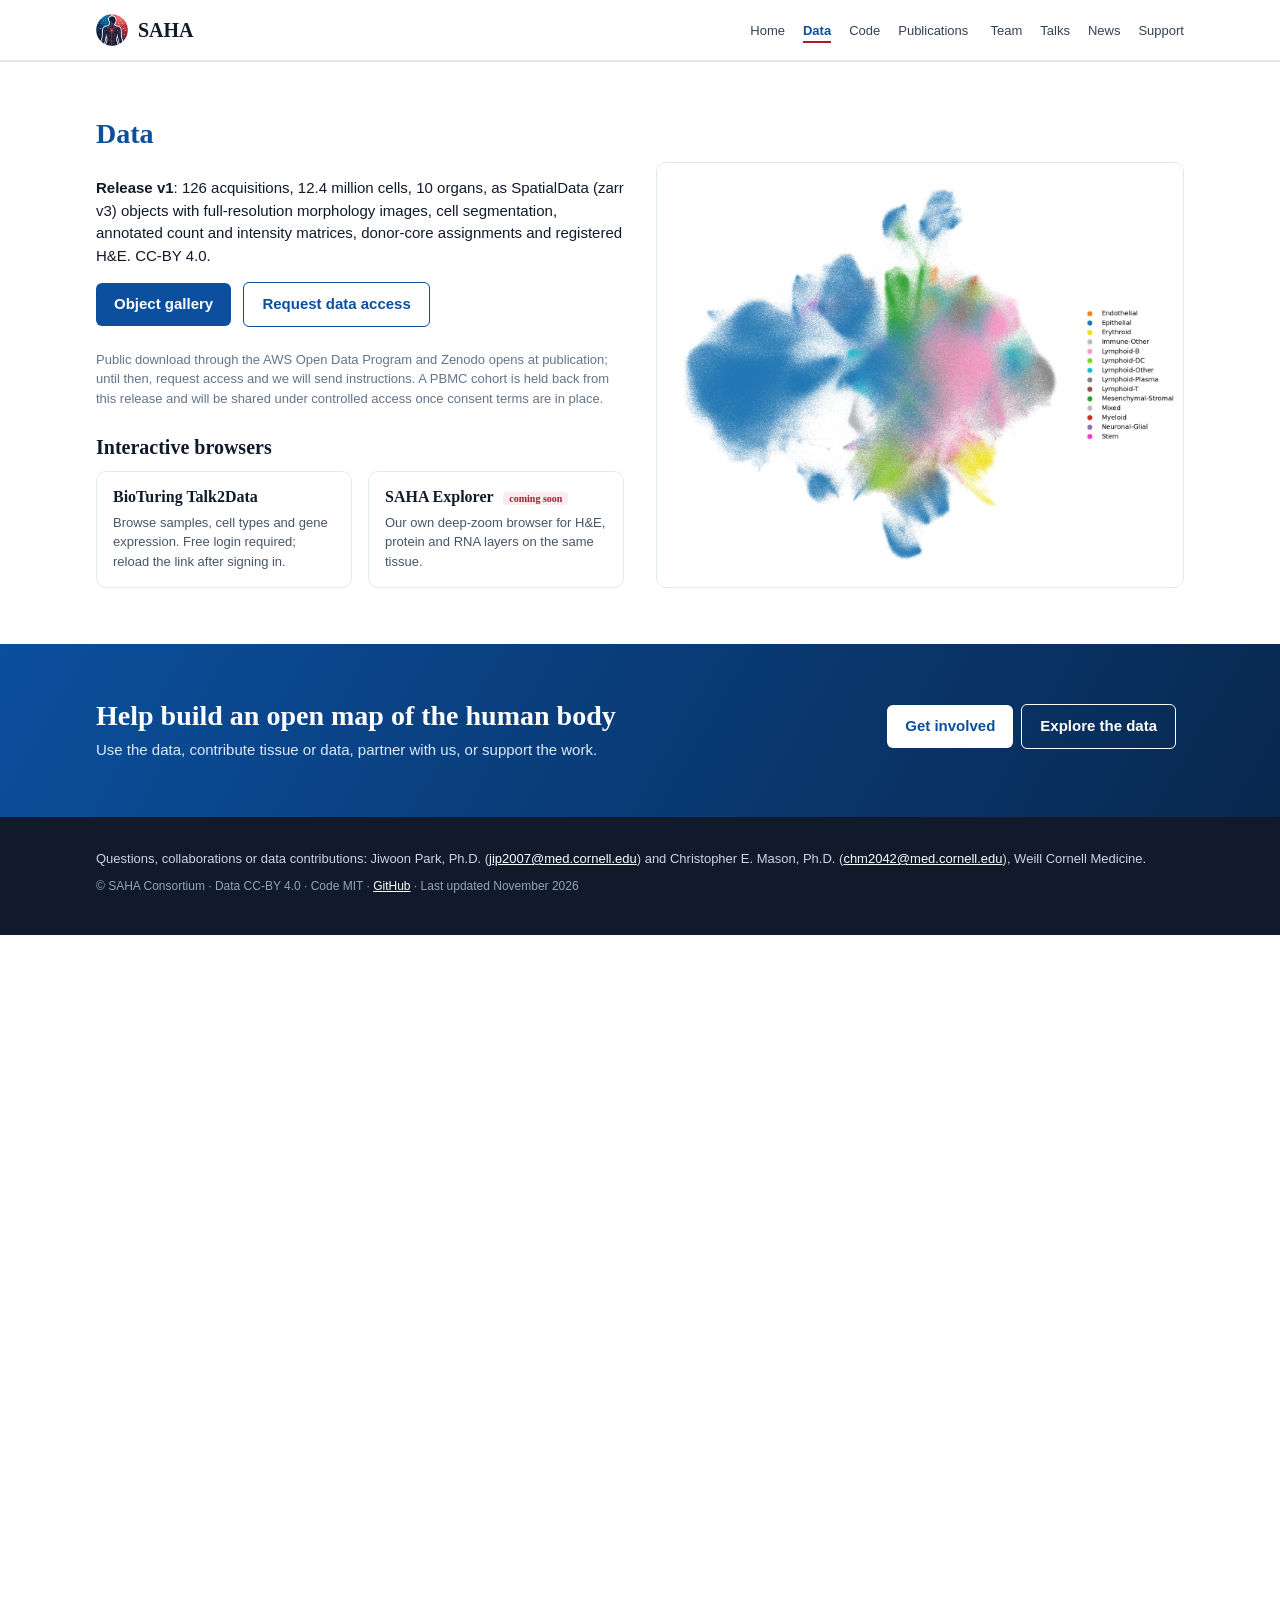
<file: access/index.html>
<!doctype html>
<html lang="en">
<head>
<meta charset="utf-8">
<title>SAHA — Data</title>
<link rel="canonical" href="https://saha-project.org/#data">
<meta http-equiv="refresh" content="0; url=/#data">
</head>
<body><p>Moved to <a href="/#data">saha-project.org/#data</a>.</p></body>
</html>
</file>
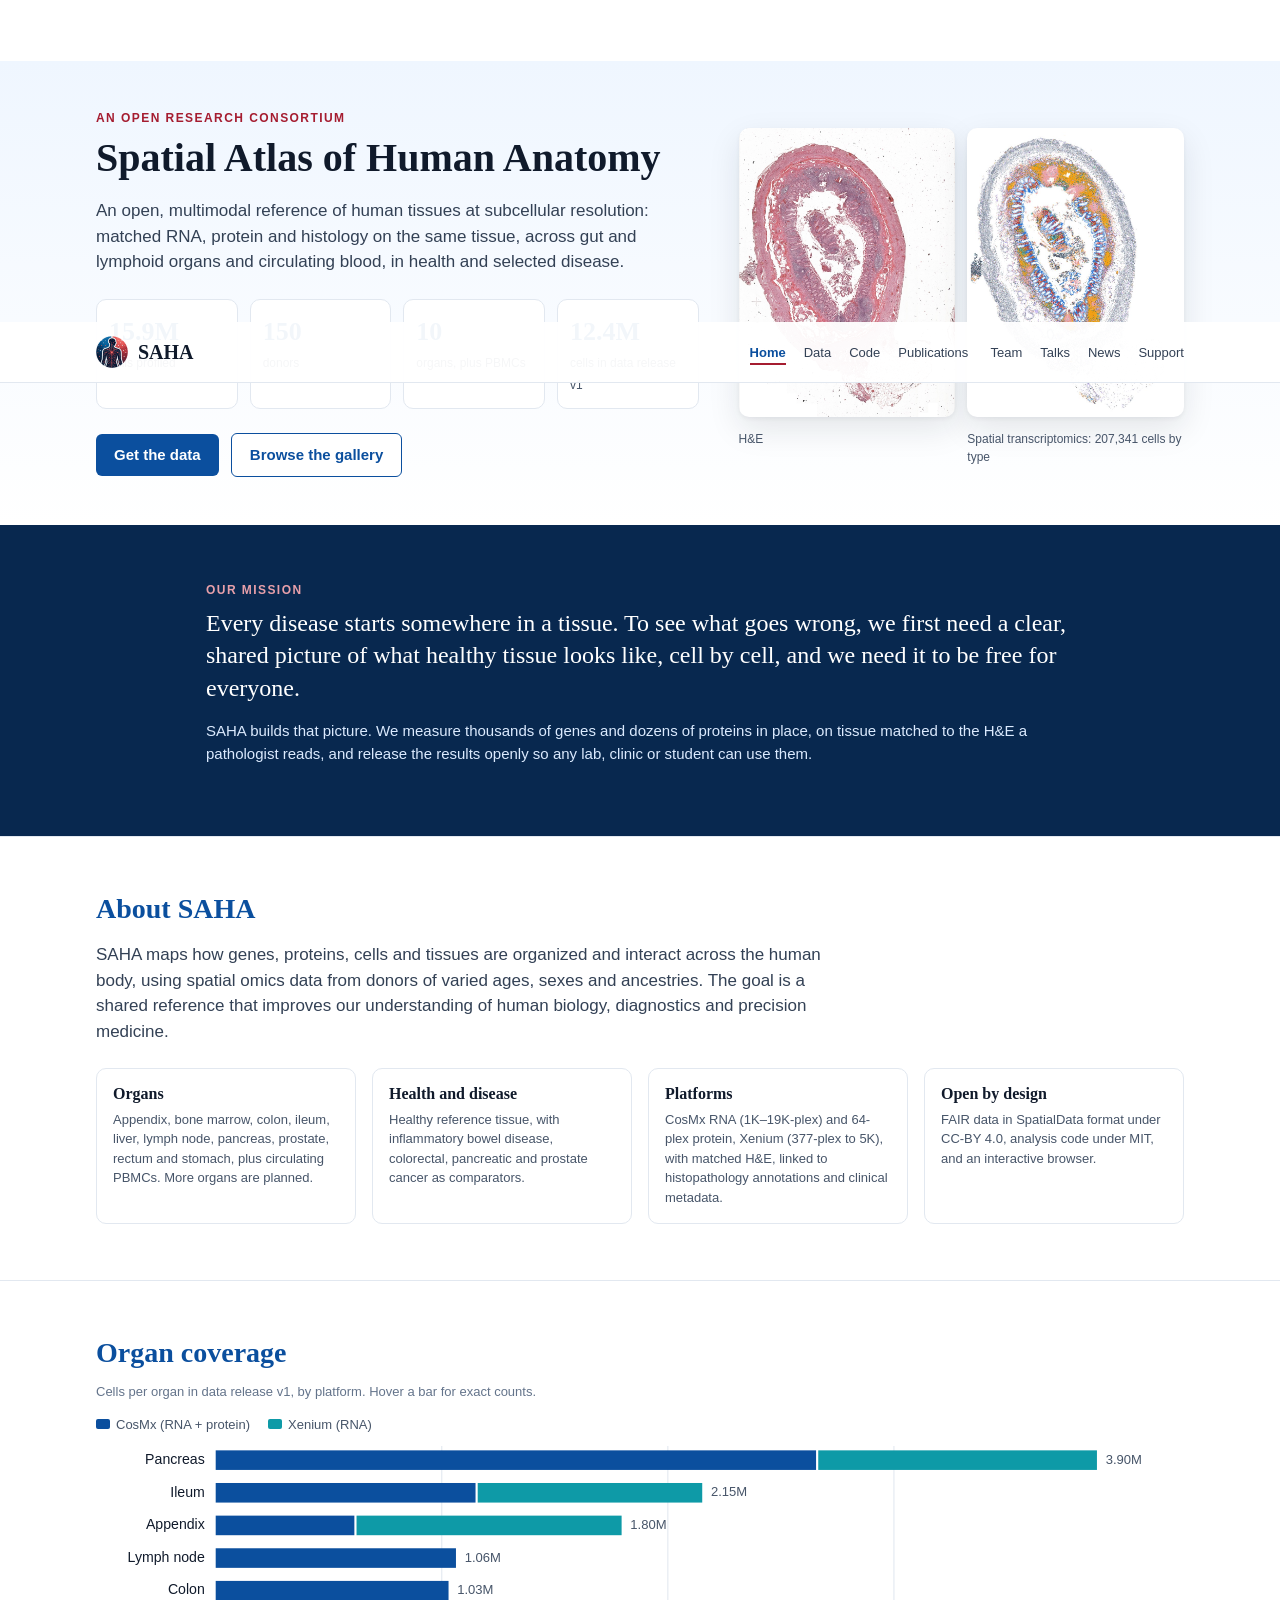
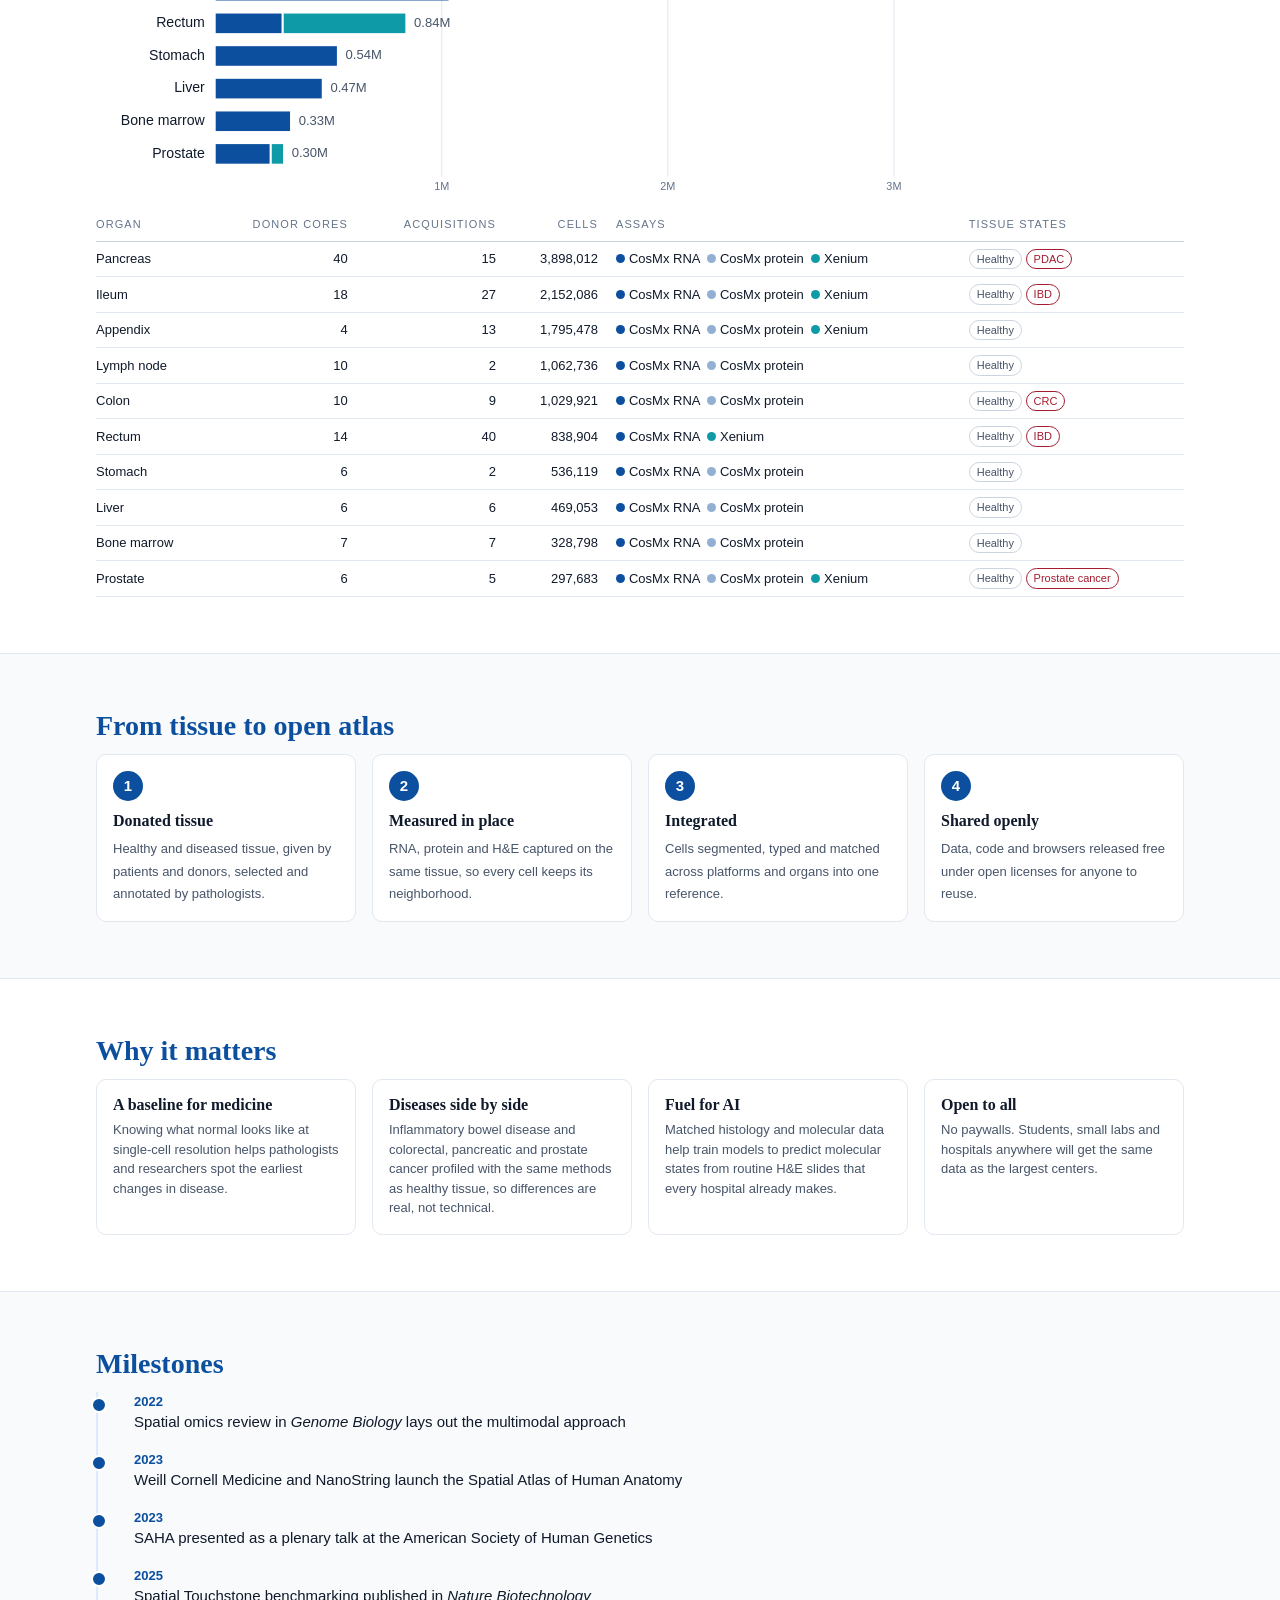
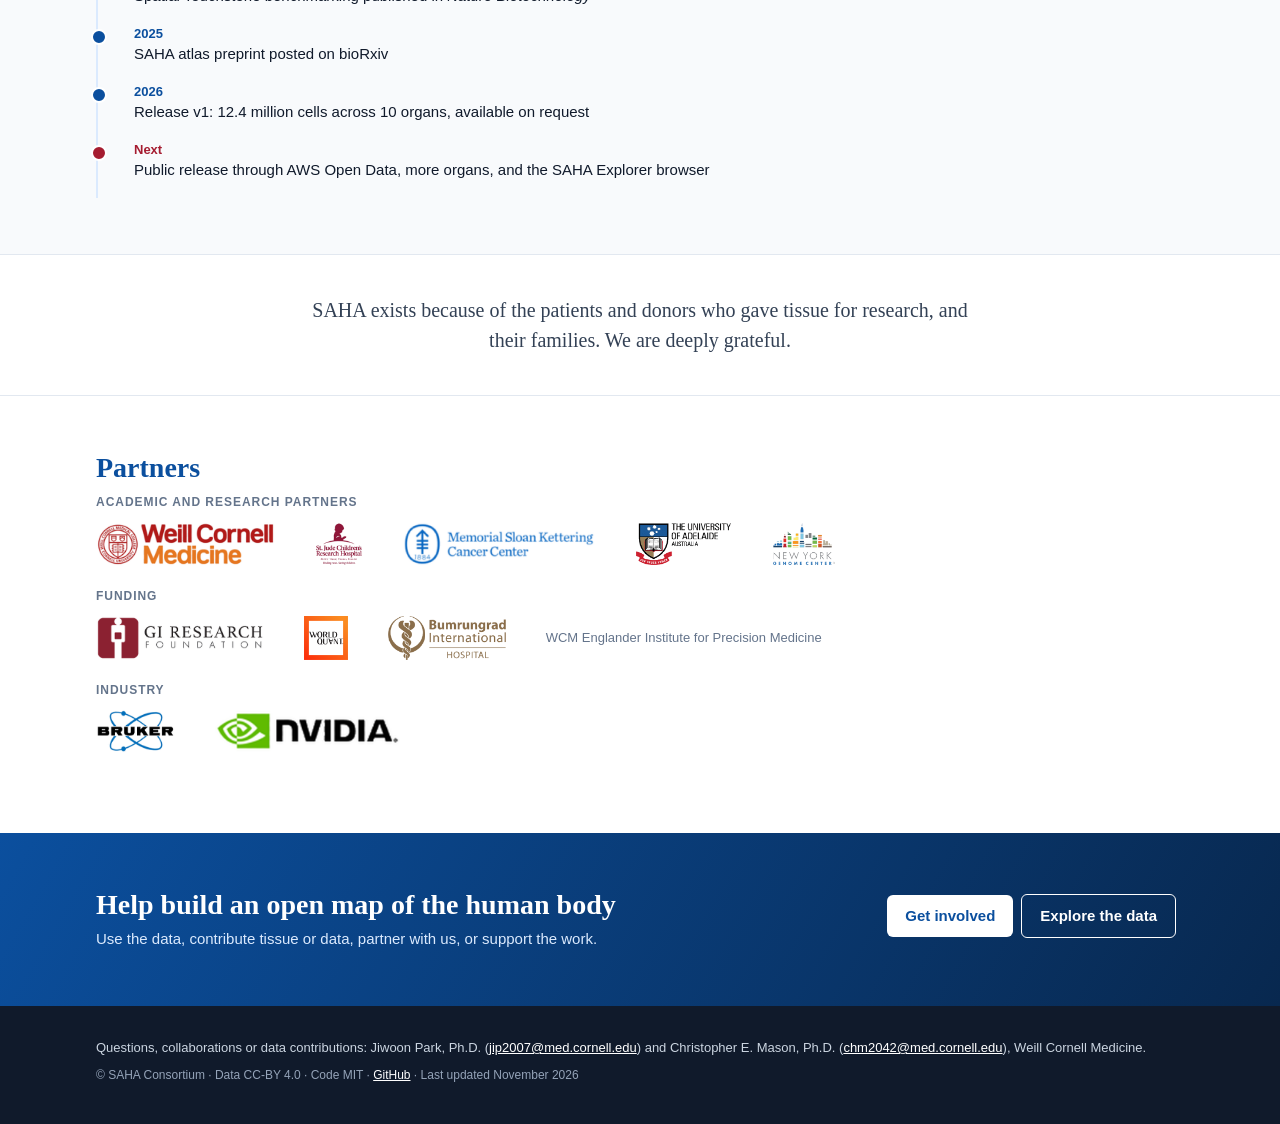
<file: contact/index.html>
<!doctype html>
<html lang="en">
<head>
<meta charset="utf-8">
<title>SAHA — Contact</title>
<link rel="canonical" href="https://saha-project.org/#contact">
<meta http-equiv="refresh" content="0; url=/#contact">
</head>
<body><p>Moved to <a href="/#contact">saha-project.org/#contact</a>.</p></body>
</html>
</file>
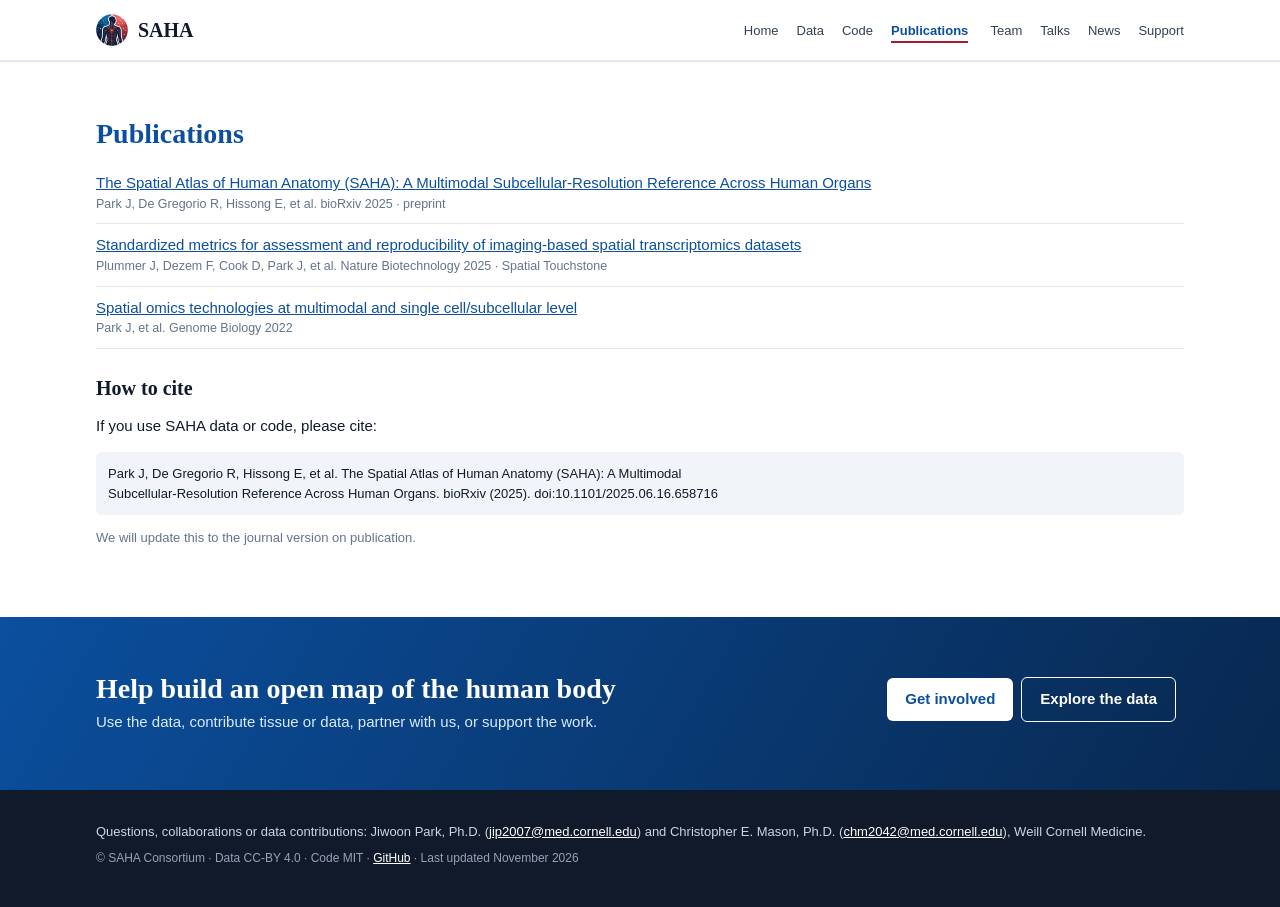
<file: copy-of-presentations-conferences/index.html>
<!doctype html>
<html lang="en">
<head>
<meta charset="utf-8">
<title>SAHA — Publications</title>
<link rel="canonical" href="https://saha-project.org/#publications">
<meta http-equiv="refresh" content="0; url=/#publications">
</head>
<body><p>Moved to <a href="/#publications">saha-project.org/#publications</a>.</p></body>
</html>
</file>
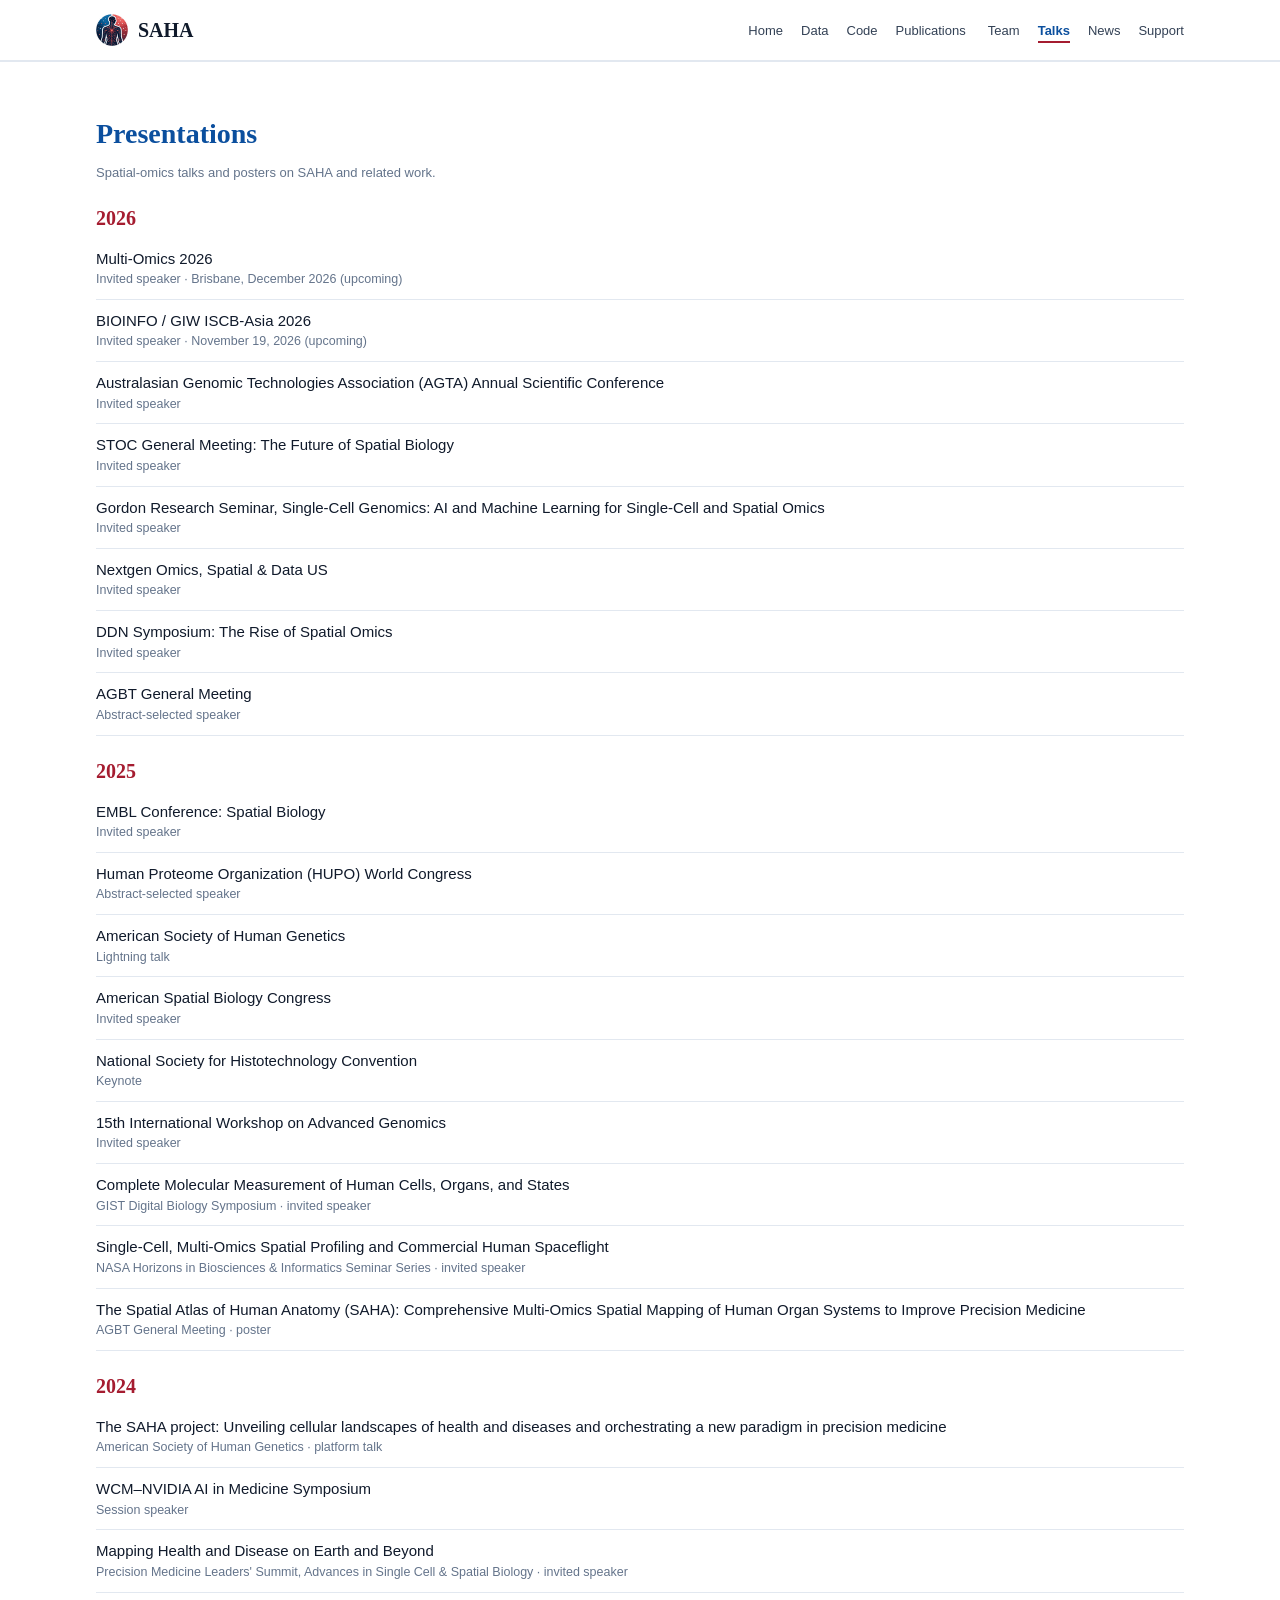
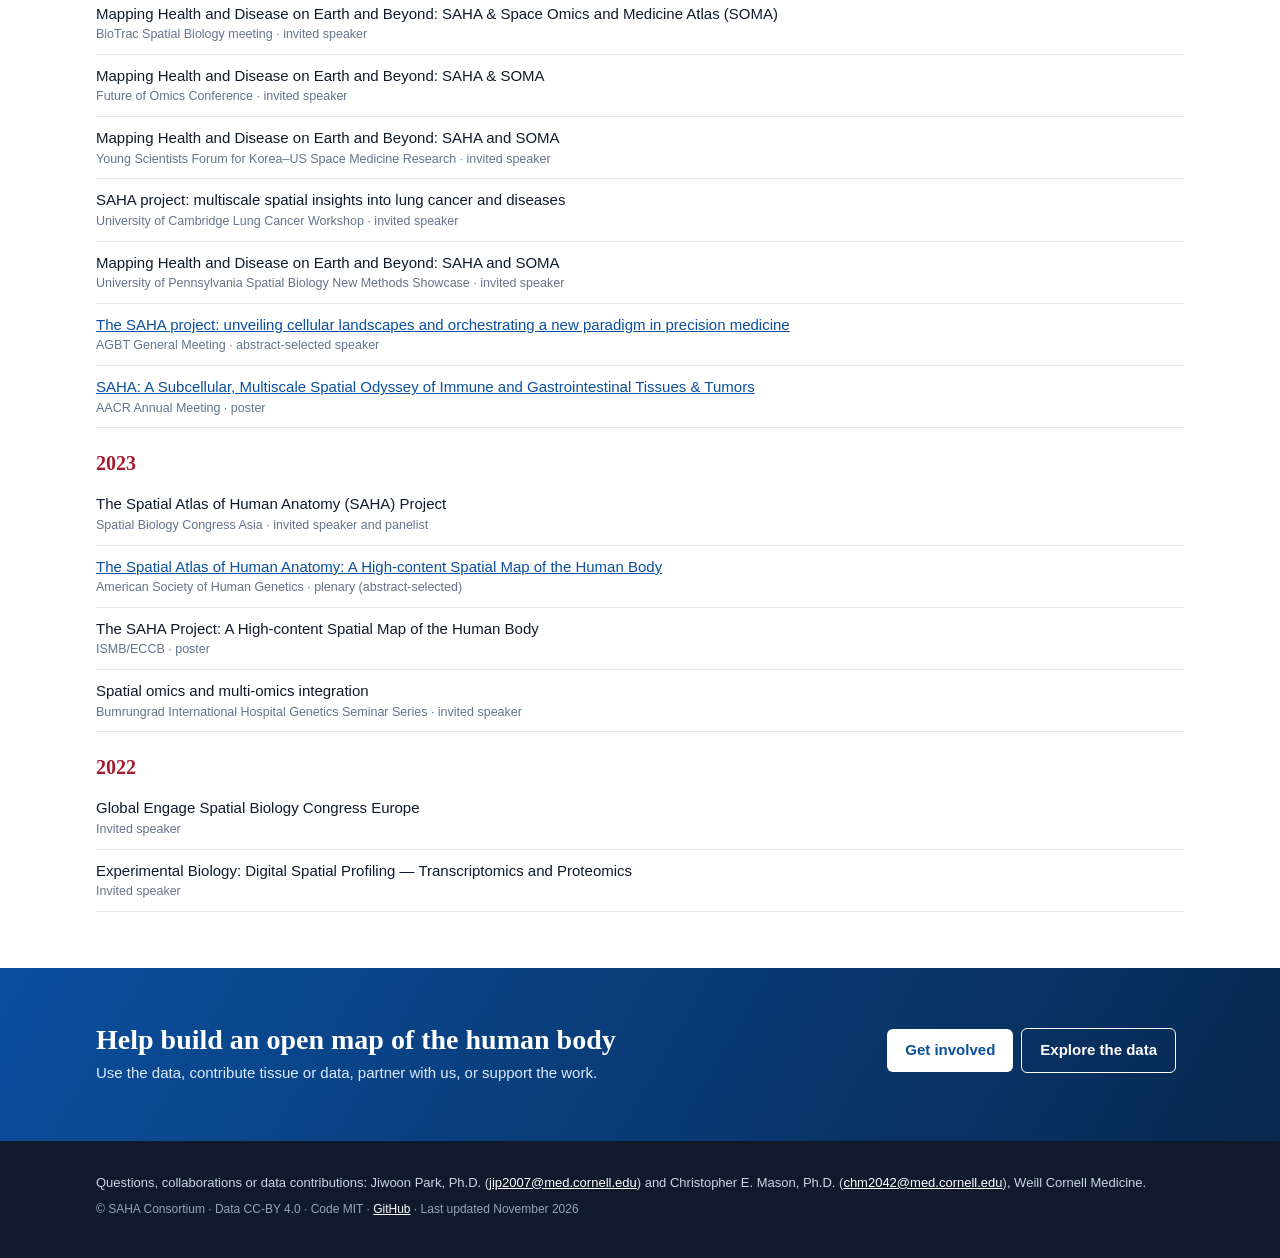
<file: general-5/index.html>
<!doctype html>
<html lang="en">
<head>
<meta charset="utf-8">
<title>SAHA — Talks</title>
<link rel="canonical" href="https://saha-project.org/#talks">
<meta http-equiv="refresh" content="0; url=/#talks">
</head>
<body><p>Moved to <a href="/#talks">saha-project.org/#talks</a>.</p></body>
</html>
</file>
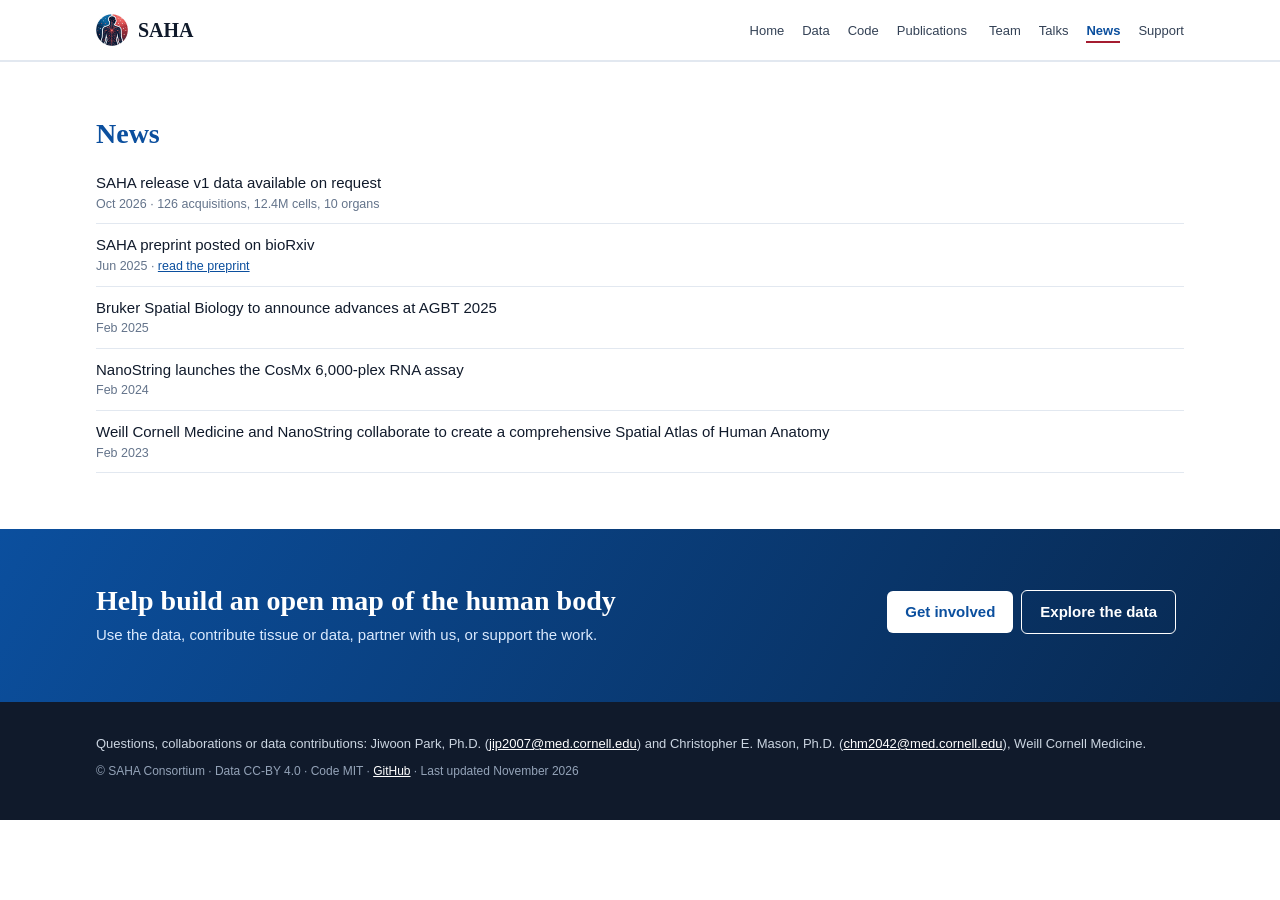
<file: news/index.html>
<!doctype html>
<html lang="en">
<head>
<meta charset="utf-8">
<title>SAHA — News</title>
<link rel="canonical" href="https://saha-project.org/#news">
<meta http-equiv="refresh" content="0; url=/#news">
</head>
<body><p>Moved to <a href="/#news">saha-project.org/#news</a>.</p></body>
</html>
</file>
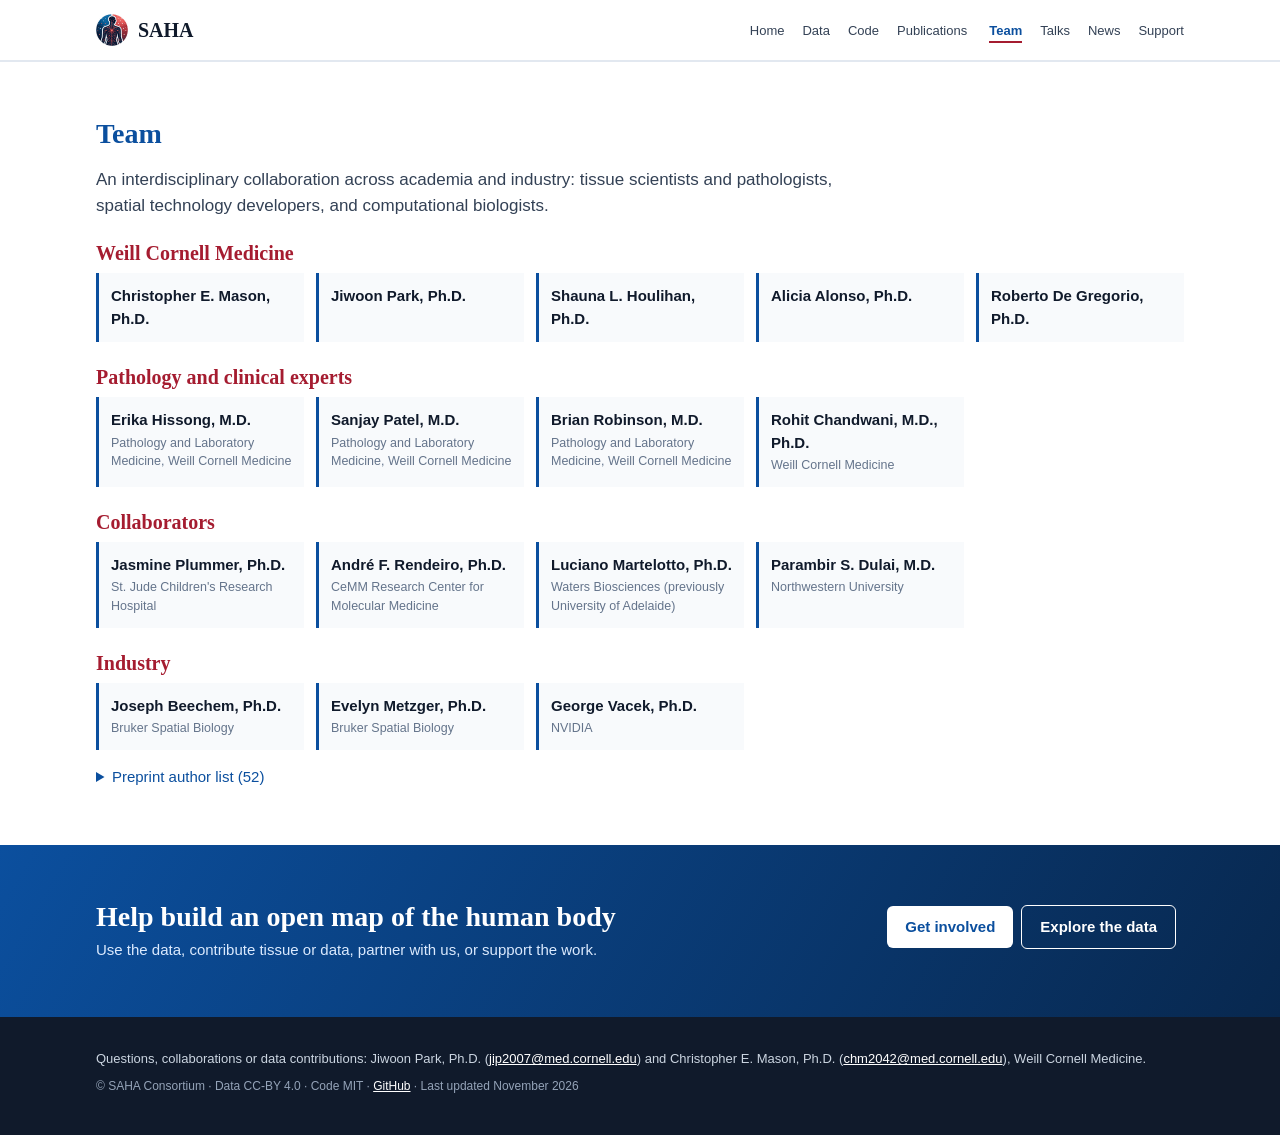
<file: saha-team/index.html>
<!doctype html>
<html lang="en">
<head>
<meta charset="utf-8">
<title>SAHA — Team</title>
<link rel="canonical" href="https://saha-project.org/#team">
<meta http-equiv="refresh" content="0; url=/#team">
</head>
<body><p>Moved to <a href="/#team">saha-project.org/#team</a>.</p></body>
</html>
</file>
<file: assets/tokens.css>
/* ============================================================
   JIWOON PARK — RESEARCH BRAND TOKENS   (single source of truth)
   Palette E · "Academic Blue + Crimson"  (Harvard × KAIST neutral)
   Change a value here and every catalog / slide / figure / page
   that reads these vars moves with it. Do NOT rename variables.
   ============================================================ */
:root{
  /* --- core brand --- */
  --primary:#0B4F9E;   /* blue — headers, key marks, primary series */
  --accent:#A51C30;    /* crimson — accent + emphasis + key signal   */
  --ink:#101A2B;       /* near-black — body text, dark backgrounds   */
  --teal:#0E9AA7;      /* quiet 5th — secondary series / positive    */

  /* --- blue ramp (sequential + chart tints) --- */
  --blue-700:#08284F; --blue-600:#0B4F9E; --blue-500:#1D6FD6;
  --blue-400:#3B82F6; --blue-300:#93C5FD; --blue-100:#DBEAFE; --blue-50:#EFF6FF;

  /* --- crimson ramp --- */
  --crimson-700:#7A1523; --crimson-600:#A51C30; --crimson-300:#E8A0AA; --crimson-50:#FBEBED;

  /* --- neutral ramp (slate) --- */
  --slate-700:#334155; --slate-600:#475569; --slate-500:#64748B; --slate-400:#94A3B8;
  --slate-300:#CBD5E1; --slate-200:#E2E8F0; --slate-100:#F1F5F9; --slate-50:#F8FAFC;
  --white:#FFFFFF;

  /* --- semantic signals --- */
  --success:#0E9AA7;   /* teal   */
  --warning:#F59E0B;   /* amber  */
  --danger:#A51C30;    /* crimson (== accent) */

  /* --- legacy catalog aliases (keep catalogs re-skinning automatically) --- */
  --blue:var(--primary); --blue-2:var(--blue-500); --blue-light:var(--blue-300);
  --blue-pale:var(--blue-100); --blue-faint:var(--blue-50);
  --navy:var(--ink); --navy-2:var(--blue-700);
  --green:var(--teal); --red:var(--accent); --orange:var(--warning);

  /* --- categorical chart order (colorblind-aware, high-contrast first) --- */
  --cat-1:var(--primary); --cat-2:var(--accent); --cat-3:var(--teal);
  --cat-4:var(--slate-500); --cat-5:var(--warning); --cat-6:var(--blue-300);

  /* --- typography (Arial + Charter; Charis SIL/Georgia fallback — NIH-OK ≥11pt; Korean auto-fallback) --- */
  --font:Arial,Helvetica,'Malgun Gothic','Apple SD Gothic Neo','Noto Sans KR',sans-serif;
  --font-serif:Charter,'Charis SIL',XCharter,Georgia,'Times New Roman','Noto Serif KR',AppleMyungjo,Batang,serif; /* reports / publication accents / display titles */
  --font-mono:Consolas,'SF Mono',ui-monospace,Menlo,monospace;

  /* --- type scale (px @ base 16) --- */
  --fs-display:40px; --fs-h1:28px; --fs-h2:20px; --fs-h3:16px;
  --fs-body:15px; --fs-small:13px; --fs-caption:12px; --fs-micro:10px;
  --lh-tight:1.15; --lh-body:1.5;

  /* --- radius / elevation / spacing rhythm (4px base) --- */
  --r-sm:6px; --r-md:10px; --r-lg:16px;
  --shadow-1:0 1px 2px rgba(16,26,43,.06),0 2px 6px rgba(16,26,43,.06);
  --shadow-2:0 2px 4px rgba(16,26,43,.05),0 12px 32px rgba(16,26,43,.10);
  --sp-1:4px; --sp-2:8px; --sp-3:12px; --sp-4:16px; --sp-6:24px; --sp-8:32px;
}
</file>
<file: assets/style.css>
/* Layout for the SAHA site. Colours and type come from tokens.css (brand single source of truth). */
*{box-sizing:border-box}
html{scroll-behavior:smooth;scroll-padding-top:110px} /* keep anchor targets clear of the sticky header */
body{margin:0;font:var(--fs-body)/var(--lh-body) var(--font);color:var(--ink);background:var(--white)}
a{color:var(--primary)} a:hover{color:var(--accent)}
h1,h2,h3{font-family:var(--font-serif);line-height:var(--lh-tight);margin:0 0 var(--sp-3)}
h2{font-size:var(--fs-h1);color:var(--primary)}
h3{font-size:var(--fs-h2)}
.wrap{max-width:1120px;margin:0 auto;padding:0 var(--sp-4)}
section{padding:56px 0;border-top:1px solid var(--slate-200)}
.lead{font-size:17px;color:var(--slate-700);max-width:760px}
.muted{color:var(--slate-500);font-size:var(--fs-small)}

/* header / nav */
header{position:sticky;top:0;z-index:5;background:rgba(255,255,255,.95);border-bottom:1px solid var(--slate-200)}
header .wrap{display:flex;align-items:center;justify-content:space-between;gap:var(--sp-4);height:60px}
.brand{font-family:var(--font-serif);font-size:20px;font-weight:700;color:var(--ink);text-decoration:none;display:flex;align-items:center;gap:10px}
.brand i{width:10px;height:10px;background:var(--accent);display:inline-block}
nav a{margin-left:18px;color:var(--slate-700);text-decoration:none;font-size:var(--fs-small)}
nav a:hover{color:var(--primary)}

/* hero */
.hero{border-top:0;padding:48px 0 40px;background:linear-gradient(180deg,var(--blue-50),var(--white))}
.hero .wrap{display:grid;grid-template-columns:1.15fr .85fr;gap:40px;align-items:center}
.hero h1{font-size:var(--fs-display);color:var(--ink)}
.hero img{width:100%;border-radius:var(--r-lg);box-shadow:var(--shadow-2);background:var(--white)}
.stats{display:grid;grid-template-columns:repeat(4,1fr);gap:var(--sp-3);margin:var(--sp-6) 0}
.stat{background:var(--white);border:1px solid var(--slate-200);border-radius:var(--r-md);padding:var(--sp-3)}
.stat b{display:block;font-family:var(--font-serif);font-size:26px;color:var(--primary)}
.stat span{font-size:var(--fs-caption);color:var(--slate-600)}
.btn{display:inline-block;padding:10px 18px;border-radius:var(--r-sm);background:var(--primary);color:var(--white);text-decoration:none;font-weight:600;margin:0 8px 8px 0}
.btn:hover{background:var(--blue-700);color:var(--white)}
.btn.ghost{background:var(--white);color:var(--primary);border:1px solid var(--primary)}

/* cards & grids */
.grid{display:grid;grid-template-columns:repeat(auto-fill,minmax(240px,1fr));gap:var(--sp-4)}
.card{border:1px solid var(--slate-200);border-radius:var(--r-md);padding:var(--sp-4);background:var(--white)}
.card h3{font-size:var(--fs-h3);margin-bottom:6px}
.card p{margin:0;color:var(--slate-600);font-size:var(--fs-small)}
.split{display:grid;grid-template-columns:1fr 1fr;gap:32px;align-items:start}
.split img{width:100%;border-radius:var(--r-md);border:1px solid var(--slate-200)}
pre{background:var(--slate-100);border-radius:var(--r-sm);padding:var(--sp-3);overflow-x:auto;font:12.5px/1.5 var(--font-mono)}
.badge{font-size:var(--fs-micro);background:var(--crimson-50);color:var(--accent);border-radius:4px;padding:1px 6px;margin-left:6px;vertical-align:middle}

/* lists */
.list{list-style:none;padding:0;margin:0}
.list li{padding:10px 0;border-bottom:1px solid var(--slate-200)}
.list li small{display:block;color:var(--slate-500)}
.year{font-family:var(--font-serif);color:var(--accent);margin:var(--sp-6) 0 var(--sp-2)}
.people{display:grid;grid-template-columns:repeat(auto-fill,minmax(200px,1fr));gap:var(--sp-3)}
.people div{padding:var(--sp-3);border-left:3px solid var(--primary);background:var(--slate-50)}
.people small{display:block;color:var(--slate-500)}
details{margin-top:var(--sp-4)} summary{cursor:pointer;color:var(--primary)}
.authors{columns:4 180px;font-size:var(--fs-small);color:var(--slate-700)}

/* partners & footer */
.logos{display:flex;flex-wrap:wrap;align-items:center;gap:28px 40px}
.logos img{height:44px;width:auto;object-fit:contain}
.logo-group{margin-bottom:var(--sp-6)}
.logo-group h3{font-family:var(--font);font-size:var(--fs-caption);text-transform:uppercase;letter-spacing:.08em;color:var(--slate-500)}
footer{background:var(--ink);color:var(--slate-300);padding:32px 0;font-size:var(--fs-small)}
footer a{color:var(--white)}

@media (max-width:820px){
  .hero .wrap,.split{grid-template-columns:1fr}
  .stats{grid-template-columns:repeat(2,1fr)}
  nav{display:none}
}
a.card{display:block;text-decoration:none;color:inherit} a.card:hover{border-color:var(--primary);box-shadow:var(--shadow-1)}

/* v2: logo, tabs, hero pair, team avatars */
.brand img{width:32px;height:32px}
nav a.on{color:var(--primary);font-weight:700;border-bottom:2px solid var(--accent);padding-bottom:3px}
.pair{display:grid;grid-template-columns:1fr 1fr;gap:12px;margin:0}
.pair img{width:100%;aspect-ratio:3/4;object-fit:cover;border-radius:var(--r-md);box-shadow:var(--shadow-2)}
.pair figcaption{font-size:var(--fs-caption);color:var(--slate-600);margin-top:6px}
.card.wide{display:block}
pre.cite{white-space:pre-wrap;font-family:var(--font);font-size:var(--fs-small)}
.people div{display:grid;grid-template-columns:44px 1fr;column-gap:12px;align-items:center}
.people b{font-weight:600;grid-column:2}
.people small{grid-column:2;margin:0}
.people .ph,.people img{grid-row:1 / span 2}
.ph,.people img{width:44px;height:44px;border-radius:50%;flex:none;object-fit:cover}
.ph{display:inline-flex;align-items:center;justify-content:center;background:var(--blue-100);color:var(--primary);font-weight:700;font-size:13px}

/* v3: footer contact, coverage chart */
footer p{margin:0 0 8px} footer .fine{color:var(--slate-400);font-size:var(--fs-caption)}
.legend{display:flex;gap:18px;font-size:var(--fs-small);color:var(--slate-600);margin:12px 0}
.legend i{display:inline-block;width:14px;height:10px;border-radius:2px;margin-right:6px}
#organChart svg{width:100%;height:auto;display:block}
.tip{position:fixed;pointer-events:none;background:var(--ink);color:#fff;font-size:12px;padding:6px 9px;border-radius:6px;z-index:10}
.tablewrap{overflow-x:auto;margin-top:16px}
table{border-collapse:collapse;width:100%;font-size:var(--fs-small);min-width:640px}
th{text-align:left;font-weight:400;color:var(--slate-500);font-size:11px;letter-spacing:.1em;text-transform:uppercase;padding:8px 10px 8px 0;border-bottom:1px solid var(--slate-300)}
td{padding:7px 10px 7px 0;border-bottom:1px solid var(--slate-200);font-variant-numeric:tabular-nums}
th.n,td.n{text-align:right;padding-right:18px}
.dot{display:inline-block;width:9px;height:9px;border-radius:50%;margin-right:4px}
.dot.cx{background:var(--primary)} .dot.pr{background:var(--primary);opacity:.45} .dot.xe{background:var(--teal)}
.state{display:inline-block;font-size:11px;padding:1px 7px;border-radius:999px;border:1px solid var(--slate-300);color:var(--slate-600)}
.state.dz{border-color:var(--accent);color:var(--accent)}

/* v4: consortium storytelling sections, mobile nav */
.hero .wrap>*,.split>*{min-width:0}
.eyebrow{font-size:var(--fs-caption);font-weight:700;letter-spacing:.12em;text-transform:uppercase;color:var(--accent);margin:0 0 var(--sp-2)}
section.soft{background:var(--slate-50)}
.mission{background:var(--blue-700);color:var(--blue-100);border-top:0}
.mission .wrap{max-width:900px}
.mission .eyebrow{color:var(--crimson-300)}
.mission .quote{font-family:var(--font-serif);font-size:24px;line-height:1.35;color:var(--white);margin:0 0 var(--sp-4)}
.steps{list-style:none;padding:0;margin:0;display:grid;grid-template-columns:repeat(4,1fr);gap:var(--sp-4);counter-reset:s}
.steps li{counter-increment:s;background:var(--white);border:1px solid var(--slate-200);border-radius:var(--r-md);padding:var(--sp-4)}
.steps li::before{content:counter(s);display:inline-flex;width:30px;height:30px;border-radius:50%;background:var(--primary);color:var(--white);font-weight:700;align-items:center;justify-content:center;margin-bottom:var(--sp-2)}
.steps b{display:block;font-family:var(--font-serif);font-size:var(--fs-h3);margin-bottom:4px}
.steps span{font-size:var(--fs-small);color:var(--slate-600)}
.timeline{list-style:none;padding:0 0 0 20px;margin:0;border-left:2px solid var(--blue-100)}
.timeline li{position:relative;padding:0 0 var(--sp-4) var(--sp-4)}
.timeline li::before{content:"";position:absolute;left:-27px;top:5px;width:12px;height:12px;border-radius:50%;background:var(--primary);border:2px solid var(--white)}
.timeline li.next::before{background:var(--accent)}
.timeline time{display:block;font-weight:700;color:var(--primary);font-size:var(--fs-small)}
.timeline li.next time{color:var(--accent)}
.thanks{text-align:center;padding:40px 0}
.thanks p{font-family:var(--font-serif);font-size:20px;color:var(--slate-700);max-width:680px;margin:0 auto}
.give{display:flex;flex-wrap:wrap;align-items:center;justify-content:space-between;gap:var(--sp-4);margin-top:var(--sp-8);padding:var(--sp-6);border-radius:var(--r-lg);background:var(--crimson-50);border:1px solid var(--crimson-300)}
.give p{margin:0;max-width:640px;color:var(--slate-700)}
details p{color:var(--slate-700);margin:8px 0 0}
#support details{border-bottom:1px solid var(--slate-200);padding:12px 0;margin:0}
#support summary{font-weight:600}
.cta{background:linear-gradient(120deg,var(--primary),var(--blue-700));color:var(--blue-100);border-top:0}
.cta .wrap{display:flex;flex-wrap:wrap;align-items:center;justify-content:space-between;gap:var(--sp-4)}
.cta h2{color:var(--white);margin-bottom:6px}
.cta p{margin:0}
.btn.light{background:var(--white);color:var(--primary)}
.cta .btn.ghost{background:transparent;color:var(--white);border-color:var(--white)}
@media (max-width:820px){
  header .wrap{height:auto;flex-wrap:wrap;padding-top:10px;padding-bottom:6px;gap:4px}
  nav{display:flex;flex-wrap:wrap;row-gap:6px;width:100%;padding-bottom:6px} /* wrap, so no tab is hidden off-screen */
  nav a{margin:0 16px 0 0;white-space:nowrap}
  .mission .wrap{grid-template-columns:1fr}
  .steps{grid-template-columns:1fr 1fr}
  .hero h1{font-size:32px}
}
@media (max-width:480px){.steps{grid-template-columns:1fr}}
a:focus-visible,summary:focus-visible{outline:3px solid var(--warning);outline-offset:2px;border-radius:2px}
img{max-width:100%;height:auto} /* width/height attributes reserve space without fixing the height */
/* ponytail: initials hidden until team photos arrive; drop this rule when <img> avatars are added */
.people .ph{display:none} .people div{display:block} .people small{margin-top:2px}
.tab-title{font-size:var(--fs-h1);color:var(--primary)} .tab-title:focus{outline:none}
</file>
